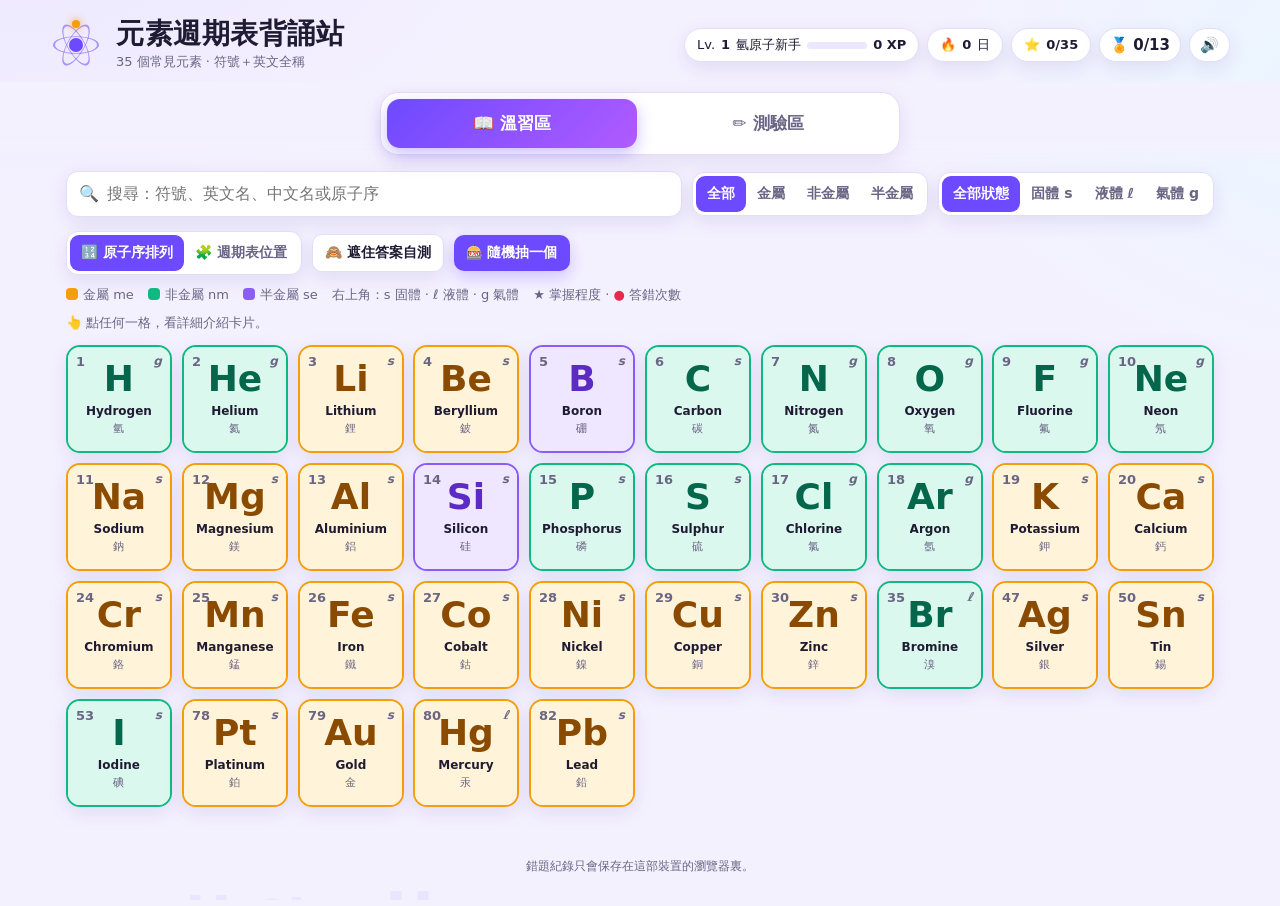
<file: docs/index.html>
<!doctype html>
<html lang="zh-Hant-HK">
<head>
<meta charset="utf-8">
<meta name="viewport" content="width=device-width, initial-scale=1, viewport-fit=cover">
<meta name="description" content="背誦 35 個常見元素的符號和英文全稱：溫習卡片＋順序默寫＋隨機抽考。">
<meta name="theme-color" content="#6d4aff">
<title>元素週期表背誦站</title>
<link rel="icon" href="data:image/svg+xml,%3Csvg xmlns='http://www.w3.org/2000/svg' viewBox='0 0 64 64'%3E%3Crect width='64' height='64' rx='14' fill='%236d4aff'/%3E%3Ctext x='32' y='44' font-size='32' font-family='Arial' font-weight='700' fill='white' text-anchor='middle'%3ENa%3C/text%3E%3C/svg%3E">
<style>
:root{
  --bg:#f4f1ff; --bg2:#e9f7ff; --surface:#ffffff; --surface2:#f7f5ff; --ink:#1e1b33; --muted:#6a6585; --line:#e3ddf5;
  --accent:#6d4aff; --accent-ink:#ffffff; --accent-soft:#ece7ff;
  --good:#12a150; --good-soft:#dcf7e6; --bad:#e5294f; --bad-soft:#ffe1e7; --warn:#d97706; --warn-soft:#fff1d6;
  --me:#f59e0b; --me-bg:#fff3d9; --me-ink:#8a4b00;
  --nm:#10b981; --nm-bg:#dbf8ee; --nm-ink:#04664a;
  --se:#8b5cf6; --se-bg:#efe6ff; --se-ink:#5b2bc4;
  --shadow:0 6px 20px rgba(60,40,140,.10); --shadow-lg:0 18px 50px rgba(40,20,110,.22);
  --r:16px; --font:-apple-system,BlinkMacSystemFont,"PingFang TC","Noto Sans TC","Microsoft JhengHei","Heiti TC",system-ui,sans-serif;
  --round:ui-rounded,"SF Pro Rounded","Arial Rounded MT Bold","Nunito","Varela Round",var(--font);
  color-scheme:light;
}
@media (prefers-color-scheme:dark){ :root:not([data-theme="light"]){
  --bg:#13111f; --bg2:#0f1a26; --surface:#1d1a2e; --surface2:#24203a; --ink:#f2effc; --muted:#a9a3c6; --line:#332e4d;
  --accent:#8f74ff; --accent-ink:#ffffff; --accent-soft:#2c2550;
  --good:#3ddc84; --good-soft:#123a26; --bad:#ff5c7c; --bad-soft:#47182a; --warn:#fbbf24; --warn-soft:#3b2c0b;
  --me:#fbbf24; --me-bg:#3a2a0c; --me-ink:#ffd27a;
  --nm:#34d399; --nm-bg:#0d3527; --nm-ink:#8af0c7;
  --se:#a78bfa; --se-bg:#2c2152; --se-ink:#cdbcff;
  --shadow:0 6px 20px rgba(0,0,0,.35); --shadow-lg:0 18px 50px rgba(0,0,0,.55);
  color-scheme:dark;
}}
:root[data-theme="dark"]{
  --bg:#13111f; --bg2:#0f1a26; --surface:#1d1a2e; --surface2:#24203a; --ink:#f2effc; --muted:#a9a3c6; --line:#332e4d;
  --accent:#8f74ff; --accent-ink:#ffffff; --accent-soft:#2c2550;
  --good:#3ddc84; --good-soft:#123a26; --bad:#ff5c7c; --bad-soft:#47182a; --warn:#fbbf24; --warn-soft:#3b2c0b;
  --me:#fbbf24; --me-bg:#3a2a0c; --me-ink:#ffd27a;
  --nm:#34d399; --nm-bg:#0d3527; --nm-ink:#8af0c7;
  --se:#a78bfa; --se-bg:#2c2152; --se-ink:#cdbcff;
  --shadow:0 6px 20px rgba(0,0,0,.35); --shadow-lg:0 18px 50px rgba(0,0,0,.55);
  color-scheme:dark;
}
*{box-sizing:border-box}
html{-webkit-text-size-adjust:100%}
body{margin:0;font-family:var(--font);color:var(--ink);background:var(--bg);
  background-image:radial-gradient(900px 500px at 0% -10%,var(--accent-soft),transparent 60%),radial-gradient(800px 500px at 110% 10%,var(--bg2),transparent 60%);
  background-attachment:fixed;min-height:100vh;line-height:1.55;overflow-x:hidden}
button,input{font:inherit;color:inherit}
button{cursor:pointer;-webkit-tap-highlight-color:transparent}
.wrap{max-width:1180px;margin:0 auto;padding:0 16px}
.sr{position:absolute;width:1px;height:1px;overflow:hidden;clip:rect(0 0 0 0)}
.hidden{display:none!important}

/* ---------- 背景漂浮原子 ---------- */
.bg-atoms{position:fixed;inset:0;pointer-events:none;z-index:0;overflow:hidden}
.bg-atoms span{position:absolute;bottom:-60px;font-family:var(--round);font-weight:800;color:var(--accent);opacity:.07;animation:floatUp linear infinite}
@keyframes floatUp{to{transform:translateY(-115vh) rotate(40deg)}}
main,header,nav{position:relative;z-index:1}

/* ---------- 頂部 ---------- */
.top{display:flex;align-items:center;gap:14px;padding:18px 0 10px;flex-wrap:wrap}
.logo{width:52px;height:52px;flex:none;position:relative}
.logo .nuc{position:absolute;inset:19px;border-radius:50%;background:var(--accent);box-shadow:0 0 0 4px var(--accent-soft)}
.logo .orb{position:absolute;inset:3px;border:2px solid var(--accent);border-radius:50%;opacity:.55}
.logo .orb:nth-child(2){transform:rotate(60deg) scaleY(.38)}
.logo .orb:nth-child(3){transform:rotate(-60deg) scaleY(.38)}
.logo .orb:nth-child(4){transform:scaleY(.38)}
.logo .e{position:absolute;inset:0;animation:spin 2.4s linear infinite}
.logo .e::after{content:"";position:absolute;left:50%;top:1px;width:8px;height:8px;margin-left:-4px;border-radius:50%;background:var(--me);box-shadow:0 0 8px var(--me)}
@keyframes spin{to{transform:rotate(360deg)}}
.brand h1{margin:0;font-size:clamp(20px,4.6vw,28px);line-height:1.15;letter-spacing:.5px}
.brand p{margin:2px 0 0;color:var(--muted);font-size:13px}
.stats{margin-left:auto;display:flex;gap:8px;flex-wrap:wrap;align-items:center}
.chip{display:inline-flex;align-items:center;gap:6px;background:var(--surface);border:1px solid var(--line);border-radius:999px;padding:6px 12px;font-size:13px;box-shadow:var(--shadow);white-space:nowrap}
.chip b{font-family:var(--round)}
.lvl{min-width:170px}
.lvl .bar{flex:1;height:7px;border-radius:9px;background:var(--accent-soft);overflow:hidden;min-width:60px}
.lvl .bar i{display:block;height:100%;width:0;background:linear-gradient(90deg,var(--accent),var(--me));border-radius:9px;transition:width .6s cubic-bezier(.2,.8,.2,1)}
.iconbtn{border:1px solid var(--line);background:var(--surface);border-radius:999px;height:34px;min-width:34px;padding:0 10px;box-shadow:var(--shadow);font-size:15px;display:inline-flex;align-items:center;gap:4px;transition:transform .15s}
.iconbtn:hover{transform:translateY(-1px)}
.iconbtn:active{transform:scale(.95)}

/* ---------- 分頁 ---------- */
.tabs{position:sticky;top:0;z-index:20;padding:10px 0;background:linear-gradient(var(--bg) 70%,transparent)}
.tabbar{display:flex;gap:6px;background:var(--surface);border:1px solid var(--line);padding:6px;border-radius:18px;box-shadow:var(--shadow);max-width:520px;margin:0 auto;position:relative}
.tabbar button{flex:1;border:0;background:transparent;padding:11px 8px;border-radius:13px;font-size:17px;font-weight:700;position:relative;z-index:1;color:var(--muted);transition:color .25s}
.tabbar button.on{color:var(--accent-ink)}
.tabbar .slider{position:absolute;top:6px;bottom:6px;left:6px;width:calc(50% - 9px);border-radius:13px;background:linear-gradient(135deg,var(--accent),#b05bff);transition:transform .35s cubic-bezier(.3,1.3,.5,1);box-shadow:0 6px 16px rgba(109,74,255,.35)}
.tabbar.q .slider{transform:translateX(calc(100% + 6px))}
.panel{animation:fadeIn .35s ease}
@keyframes fadeIn{from{opacity:0;transform:translateY(8px)}to{opacity:1;transform:none}}

/* ---------- 溫習區工具列 ---------- */
.toolbar{display:flex;flex-wrap:wrap;gap:8px 10px;align-items:center;margin:6px 0 14px}
.search{flex:1 1 220px;display:flex;align-items:center;gap:8px;background:var(--surface);border:1px solid var(--line);border-radius:12px;padding:0 12px;box-shadow:var(--shadow)}
.search input{border:0;outline:0;background:transparent;padding:10px 0;width:100%;font-size:16px}
.seg{display:inline-flex;background:var(--surface);border:1px solid var(--line);border-radius:12px;padding:3px;box-shadow:var(--shadow);flex-wrap:wrap}
.seg button{border:0;background:transparent;padding:7px 11px;border-radius:9px;font-size:14px;color:var(--muted);font-weight:600}
.seg button.on{background:var(--accent);color:var(--accent-ink)}
.seg button[data-c="me"].on{background:var(--me);color:#3a2000}
.seg button[data-c="nm"].on{background:var(--nm);color:#022a1e}
.seg button[data-c="se"].on{background:var(--se);color:#fff}
.btn{border:0;border-radius:12px;padding:10px 16px;font-weight:700;font-size:15px;background:var(--accent);color:var(--accent-ink);box-shadow:0 6px 16px rgba(109,74,255,.28);transition:transform .15s,filter .15s;display:inline-flex;align-items:center;justify-content:center;gap:6px}
.btn:hover{filter:brightness(1.07);transform:translateY(-1px)}
.btn:active{transform:scale(.97)}
.btn.ghost{background:var(--surface);color:var(--ink);border:1px solid var(--line);box-shadow:var(--shadow)}
.btn.danger{background:var(--bad);color:#fff;box-shadow:0 6px 16px rgba(229,41,79,.25)}
.btn.sm{padding:7px 12px;font-size:14px;border-radius:10px}
.btn:disabled{opacity:.45;pointer-events:none}
.legend{display:flex;gap:14px;flex-wrap:wrap;font-size:13px;color:var(--muted);margin:-4px 0 12px}
.legend i{display:inline-block;width:12px;height:12px;border-radius:4px;margin-right:5px;vertical-align:-1px}
.hint{font-size:13px;color:var(--muted)}

/* ---------- 元素格子 ---------- */
.grid{display:grid;grid-template-columns:repeat(auto-fill,minmax(104px,1fr));gap:10px;padding-bottom:40px}
.tile{position:relative;aspect-ratio:1/1.02;border-radius:14px;border:2px solid transparent;background:var(--surface);box-shadow:var(--shadow);padding:0;text-align:center;perspective:700px;transition:transform .18s cubic-bezier(.3,1.4,.6,1),box-shadow .18s;animation:pop .45s cubic-bezier(.3,1.5,.6,1) both}
@keyframes pop{from{opacity:0;transform:scale(.6)}}
.tile:hover{transform:translateY(-4px) scale(1.04);box-shadow:var(--shadow-lg);z-index:2}
.tile:active{transform:scale(.96)}
.tile:focus-visible{outline:3px solid var(--accent);outline-offset:2px}
.tile .in{position:absolute;inset:0;transform-style:preserve-3d;transition:transform .5s cubic-bezier(.3,1.3,.5,1)}
.tile .f,.tile .b{position:absolute;inset:0;border-radius:12px;backface-visibility:hidden;-webkit-backface-visibility:hidden;display:flex;flex-direction:column;align-items:center;justify-content:center;padding:6px 4px}
.tile .b{transform:rotateY(180deg)}
.tile.c-me .f,.tile.c-me .b{background:var(--me-bg)} .tile.c-me{border-color:var(--me)}
.tile.c-nm .f,.tile.c-nm .b{background:var(--nm-bg)} .tile.c-nm{border-color:var(--nm)}
.tile.c-se .f,.tile.c-se .b{background:var(--se-bg)} .tile.c-se{border-color:var(--se)}
.tile .num{position:absolute;top:5px;left:8px;font-size:13px;font-weight:700;color:var(--muted);font-family:var(--round)}
.tile .stt{position:absolute;top:5px;right:8px;font-size:12px;font-weight:700;color:var(--muted);font-style:italic}
.tile .sym{font-family:var(--round);font-weight:800;font-size:clamp(26px,4.2vw,36px);line-height:1}
.tile.c-me .sym{color:var(--me-ink)} .tile.c-nm .sym{color:var(--nm-ink)} .tile.c-se .sym{color:var(--se-ink)}
.tile .nm{font-size:12px;margin-top:5px;font-weight:600;max-width:100%;overflow:hidden;text-overflow:ellipsis;white-space:nowrap}
.tile .zh{font-size:11px;color:var(--muted)}
.tile .stars{position:absolute;bottom:3px;left:0;right:0;font-size:10px;letter-spacing:1px;color:var(--me);line-height:1}
.tile .wrong{position:absolute;bottom:-7px;right:-7px;background:var(--bad);color:#fff;font-size:11px;font-weight:800;border-radius:999px;min-width:21px;height:21px;padding:0 5px;display:flex;align-items:center;justify-content:center;box-shadow:0 2px 8px rgba(229,41,79,.4);z-index:3}
.tile .q{font-family:var(--round);font-size:32px;font-weight:800;color:var(--muted);opacity:.6}
.grid.cover .tile .in{transform:rotateY(180deg)}
.grid.cover .tile.open .in{transform:rotateY(0)}
.tile.spot{animation:none;transform:scale(1.12);box-shadow:0 0 0 4px var(--accent),var(--shadow-lg);z-index:3}
/* 週期表排列 */
.ptwrap{overflow-x:auto;-webkit-overflow-scrolling:touch;padding:8px 2px 12px;margin:0 -2px}
.grid.pt{grid-template-columns:repeat(18,minmax(56px,1fr));gap:5px;min-width:1080px;padding-bottom:10px}
.grid.pt .tile{aspect-ratio:1/1.12;border-radius:10px;border-width:2px}
.grid.pt .tile .sym{font-size:22px}
.grid.pt .tile .nm{font-size:9.5px;margin-top:3px}
.grid.pt .tile .num{font-size:10px;top:3px;left:5px}
.grid.pt .tile .stt{font-size:9.5px;top:3px;right:5px}
.grid.pt .tile .wrong{min-width:17px;height:17px;font-size:10px;bottom:-5px;right:-5px}
.vac{border-radius:10px;background:var(--line);opacity:.35;aspect-ratio:1/1.12}
.gnum{font-size:11px;color:var(--muted);text-align:center;align-self:end;font-weight:700}
.pnum{font-size:11px;color:var(--muted);display:flex;align-items:center;justify-content:center;font-weight:700}
.empty{grid-column:1/-1;text-align:center;color:var(--muted);padding:40px 0}

/* ---------- 彈出卡片 ---------- */
.modal{position:fixed;inset:0;z-index:50;display:flex;align-items:center;justify-content:center;padding:16px;background:rgba(20,12,50,.45);backdrop-filter:blur(6px);-webkit-backdrop-filter:blur(6px);animation:fade .2s ease}
@keyframes fade{from{opacity:0}}
.card{position:relative;width:min(640px,100%);max-height:calc(100vh - 32px);max-height:calc(100dvh - 32px);overflow:auto;background:var(--surface);border-radius:22px;box-shadow:var(--shadow-lg);animation:cardIn .38s cubic-bezier(.25,1.35,.5,1)}
@keyframes cardIn{from{opacity:0;transform:translateY(30px) scale(.92)}}
.card.slide-l{animation:slideL .3s ease}
.card.slide-r{animation:slideR .3s ease}
@keyframes slideL{from{opacity:0;transform:translateX(-40px)}}
@keyframes slideR{from{opacity:0;transform:translateX(40px)}}
.chead{position:relative;padding:22px 22px 18px;display:flex;gap:18px;align-items:center;border-radius:22px 22px 0 0}
.chead.c-me{background:linear-gradient(135deg,var(--me-bg),var(--surface))}
.chead.c-nm{background:linear-gradient(135deg,var(--nm-bg),var(--surface))}
.chead.c-se{background:linear-gradient(135deg,var(--se-bg),var(--surface))}
.bigtile{flex:none;width:112px;height:120px;border-radius:18px;border:3px solid;background:var(--surface);position:relative;display:flex;flex-direction:column;align-items:center;justify-content:center;box-shadow:var(--shadow)}
.bigtile .n{position:absolute;top:6px;left:10px;font-weight:800;font-family:var(--round);color:var(--muted)}
.bigtile .s{font-family:var(--round);font-size:50px;font-weight:800;line-height:1}
.bigtile .emo{position:absolute;bottom:-12px;right:-12px;font-size:30px;filter:drop-shadow(0 3px 4px rgba(0,0,0,.2));animation:bob 2.4s ease-in-out infinite}
@keyframes bob{50%{transform:translateY(-5px) rotate(-6deg)}}
.c-me .bigtile{border-color:var(--me)} .c-me .bigtile .s{color:var(--me-ink)}
.c-nm .bigtile{border-color:var(--nm)} .c-nm .bigtile .s{color:var(--nm-ink)}
.c-se .bigtile{border-color:var(--se)} .c-se .bigtile .s{color:var(--se-ink)}
.ctitle h2{margin:0;font-size:28px;line-height:1.15;font-family:var(--round)}
.ctitle .zhn{font-size:20px;font-weight:700;margin-top:2px}
.tags{display:flex;gap:6px;flex-wrap:wrap;margin-top:8px}
.tag{font-size:12.5px;font-weight:700;padding:3px 9px;border-radius:999px;background:var(--surface2);border:1px solid var(--line)}
.tag.me{background:var(--me-bg);color:var(--me-ink);border-color:var(--me)}
.tag.nm{background:var(--nm-bg);color:var(--nm-ink);border-color:var(--nm)}
.tag.se{background:var(--se-bg);color:var(--se-ink);border-color:var(--se)}
.x{position:absolute;top:12px;right:12px;width:38px;height:38px;border-radius:50%;border:1px solid var(--line);background:var(--surface);font-size:18px;display:flex;align-items:center;justify-content:center;z-index:2}
.x:hover{background:var(--bad-soft);color:var(--bad)}
.cbody{padding:6px 22px 18px}
.say{display:flex;gap:8px;flex-wrap:wrap;margin:6px 0 12px}
.sec{margin:12px 0;padding:13px 15px;border-radius:14px;background:var(--surface2);border:1px solid var(--line)}
.sec h3{margin:0 0 6px;font-size:14px;color:var(--muted);letter-spacing:.5px}
.sec p{margin:0;font-size:15.5px}
.sec.en p{font-size:15px}
.sec.lat{background:var(--warn-soft);border-color:var(--warn)}
.sec.lat h3{color:var(--warn)}
.sec.lat .w{font-family:var(--round);font-size:20px;font-weight:800;letter-spacing:1px}
.sec.lat .w u{text-decoration:none;color:var(--bad);border-bottom:3px solid var(--bad)}
.sec.spell{background:var(--bad-soft);border-color:var(--bad)}
.sec.spell h3{color:var(--bad)}
.spellword{font-family:var(--round);font-size:26px;font-weight:800;letter-spacing:2px;margin:2px 0 4px}
.spellword mark{background:none;color:var(--bad);border-bottom:3px solid var(--bad);padding:0 1px}
.sec.mix{background:var(--accent-soft);border-color:var(--accent)}
.sec.mix h3{color:var(--accent)}
.try{display:flex;gap:8px;align-items:center;flex-wrap:wrap}
.try input{flex:1 1 180px;min-width:0;padding:10px 12px;border-radius:10px;border:2px solid var(--line);background:var(--surface);font-size:17px;font-family:var(--round);letter-spacing:1px;outline:0}
.try input:focus{border-color:var(--accent)}
.live{font-family:var(--round);font-size:20px;letter-spacing:2px;min-height:28px;margin-top:6px;font-weight:800}
.live .ok{color:var(--good)} .live .no{color:var(--bad);text-decoration:underline wavy} .live .rest{color:var(--muted);opacity:.45}
.card.hidename .hn{filter:blur(9px);user-select:none;-webkit-user-select:none;pointer-events:none}
.myrec{font-size:13px;color:var(--muted);text-align:center;margin-top:6px}
.cnav{display:flex;align-items:center;justify-content:space-between;gap:10px;padding:12px 22px 20px;border-top:1px solid var(--line)}
.cnav .pos{font-size:13px;color:var(--muted)}
.arrow{position:fixed;top:50%;z-index:51;width:52px;height:52px;margin-top:-26px;border-radius:50%;border:0;background:var(--surface);box-shadow:var(--shadow-lg);font-size:22px;display:flex;align-items:center;justify-content:center;transition:transform .15s}
.arrow:hover{transform:scale(1.1)}
.arrow.l{left:max(10px,calc(50% - 400px))} .arrow.r{right:max(10px,calc(50% - 400px))}

/* ---------- 測驗區 ---------- */
.qhome{display:grid;grid-template-columns:repeat(auto-fit,minmax(280px,1fr));gap:16px;margin:6px 0 18px}
.mode{position:relative;overflow:hidden;background:var(--surface);border:1px solid var(--line);border-radius:20px;padding:20px;box-shadow:var(--shadow)}
.mode .big{font-size:42px;line-height:1}
.mode h3{margin:8px 0 4px;font-size:21px}
.mode p{margin:0 0 12px;color:var(--muted);font-size:14.5px}
.mode .rec{font-size:13px;color:var(--muted);margin-top:10px}
.mode::after{content:"";position:absolute;right:-40px;top:-40px;width:140px;height:140px;border-radius:50%;background:var(--accent-soft);z-index:0}
.mode>*{position:relative;z-index:1}
.opts{display:flex;flex-direction:column;gap:8px;margin-bottom:14px}
.opts .lab{font-size:13px;font-weight:700;color:var(--muted)}
.box{background:var(--surface);border:1px solid var(--line);border-radius:20px;padding:18px 20px;box-shadow:var(--shadow);margin-bottom:16px}
.box h3{margin:0 0 10px;font-size:18px;display:flex;align-items:center;gap:8px;flex-wrap:wrap}
.box h3 .sp{flex:1}
.wchips{display:flex;flex-wrap:wrap;gap:8px}
.wchip{border:1px solid var(--line);background:var(--surface2);border-radius:12px;padding:6px 10px;font-size:14px;display:inline-flex;align-items:center;gap:6px}
.wchip b{font-family:var(--round);font-size:16px}
.wchip .c{background:var(--bad);color:#fff;border-radius:999px;padding:0 7px;font-size:12px;font-weight:800}
.badges{display:grid;grid-template-columns:repeat(auto-fill,minmax(150px,1fr));gap:10px}
.badge{border:1px solid var(--line);border-radius:14px;padding:10px;text-align:center;background:var(--surface2)}
.badge .i{font-size:30px}
.badge .t{font-weight:800;font-size:14px}
.badge .d{font-size:12px;color:var(--muted)}
.badge.lock{opacity:.45;filter:grayscale(1)}

/* 作答畫面 */
.qtop{display:flex;align-items:center;gap:10px;flex-wrap:wrap;margin-bottom:12px}
.qtop .sp{flex:1}
.pill{background:var(--surface);border:1px solid var(--line);border-radius:999px;padding:6px 12px;font-weight:700;font-size:14px;box-shadow:var(--shadow);font-family:var(--round)}
.track{display:flex;gap:4px;margin:0 0 14px}
.track i{flex:1;height:9px;border-radius:9px;background:var(--line);transition:background .3s}
.track i.ok{background:var(--good)} .track i.no{background:var(--bad)} .track i.half{background:var(--warn)} .track i.cur{background:var(--accent);animation:pulse 1s ease-in-out infinite}
@keyframes pulse{50%{opacity:.4}}
.qcard{background:var(--surface);border:1px solid var(--line);border-radius:24px;padding:22px;box-shadow:var(--shadow);max-width:620px;margin:0 auto;position:relative}
.qcard.shake{animation:shake .45s}
@keyframes shake{20%{transform:translateX(-10px)}40%{transform:translateX(9px)}60%{transform:translateX(-6px)}80%{transform:translateX(4px)}}
.mystery{display:flex;align-items:center;gap:16px;justify-content:center;margin-bottom:16px}
.mtile{width:104px;height:110px;border-radius:18px;border:3px dashed var(--accent);display:flex;flex-direction:column;align-items:center;justify-content:center;background:var(--accent-soft);position:relative;animation:wiggle 3s ease-in-out infinite}
@keyframes wiggle{0%,100%{transform:rotate(-2deg)}50%{transform:rotate(2deg)}}
.mtile .n{font-family:var(--round);font-size:44px;font-weight:800;color:var(--accent);line-height:1}
.mtile .l{font-size:12px;color:var(--muted);font-weight:700}
.mtile .face{position:absolute;top:-14px;right:-14px;font-size:30px;transition:transform .3s}
.mtile.new{animation:popIn .45s cubic-bezier(.3,1.6,.5,1)}
@keyframes popIn{from{transform:scale(.4) rotate(-20deg);opacity:0}}
.qprompt{font-size:15px;color:var(--muted)}
.qprompt b{color:var(--ink);font-size:20px}
.zhhint{font-size:15px;color:var(--accent);font-weight:700;min-height:22px}
.fields{display:grid;grid-template-columns:minmax(0,130px) minmax(0,1fr);gap:10px}
.field label{display:block;font-size:13px;font-weight:700;color:var(--muted);margin:0 0 4px 2px}
.field input{width:100%;padding:13px 14px;border-radius:14px;border:2px solid var(--line);background:var(--surface2);font-size:21px;font-family:var(--round);font-weight:700;outline:0;transition:border-color .2s,box-shadow .2s}
.field input:focus{border-color:var(--accent);box-shadow:0 0 0 4px var(--accent-soft)}
.field input.ok{border-color:var(--good);background:var(--good-soft)}
.field input.no{border-color:var(--bad);background:var(--bad-soft)}
.qact{display:flex;gap:8px;margin-top:14px;flex-wrap:wrap;align-items:center}
.qact .sp{flex:1}
.kbd{font-size:12px;color:var(--muted)}
.kbd kbd{border:1px solid var(--line);border-bottom-width:3px;border-radius:6px;padding:0 6px;font-family:inherit;background:var(--surface2)}
.fb{margin-top:16px;border-radius:16px;padding:14px 16px;background:var(--bad-soft);border:2px solid var(--bad);animation:fadeIn .25s}
.fb h4{margin:0 0 8px;color:var(--bad);font-size:17px}
.fb .row{display:grid;grid-template-columns:52px 1fr;gap:4px 10px;align-items:baseline;margin:6px 0}
.fb .k{font-size:13px;color:var(--muted);font-weight:700}
.ans{font-family:var(--round);font-size:22px;font-weight:800;letter-spacing:1.5px;overflow-wrap:anywhere}
.ans.right{display:inline-block;white-space:nowrap}
.ans .w{color:var(--bad);background:rgba(229,41,79,.14);border-radius:4px;padding:0 1px;text-decoration:underline wavy var(--bad)}
.ans .xt{color:var(--bad);text-decoration:line-through;opacity:.8}
.ans .m{color:var(--bad);opacity:.9}
.ans.right{color:var(--good)}
.ans.right .h{text-decoration:underline;text-decoration-thickness:3px;text-underline-offset:4px}
.ans .empty-ans{font-size:15px;color:var(--muted);font-weight:600;letter-spacing:0}
.okmark{color:var(--good);font-weight:800;font-size:15px}
.tip{margin-top:8px;font-size:14px;padding:8px 10px;border-radius:10px;background:var(--surface);border:1px dashed var(--line)}
.tip b{color:var(--bad)}
.combo{position:absolute;top:-16px;left:50%;transform:translateX(-50%);background:linear-gradient(135deg,#ff7a18,#ff2d6f);color:#fff;font-weight:800;border-radius:999px;padding:4px 14px;font-size:15px;box-shadow:0 6px 18px rgba(255,60,90,.4);white-space:nowrap}
.combo.bump{animation:bump .4s cubic-bezier(.3,1.8,.5,1)}
@keyframes bump{from{transform:translateX(-50%) scale(1.5)}}

/* 結果 */
.result{max-width:720px;margin:0 auto;text-align:center}
.result .medal{font-size:72px;line-height:1;animation:popIn .6s cubic-bezier(.3,1.6,.5,1)}
.result h2{margin:8px 0 2px;font-size:26px}
.score{font-family:var(--round);font-size:64px;font-weight:800;line-height:1.1;background:linear-gradient(135deg,var(--accent),#ff5ca8);-webkit-background-clip:text;background-clip:text;color:transparent}
.rstats{display:flex;justify-content:center;gap:10px;flex-wrap:wrap;margin:12px 0}
.newrec{display:inline-block;background:linear-gradient(135deg,#ffcf3d,#ff8a00);color:#3a2000;font-weight:800;border-radius:999px;padding:4px 14px;animation:bump .5s,pulse 1.6s 0.5s ease-in-out 3}
.wlist{text-align:left;margin:16px 0}
.witem{display:grid;grid-template-columns:auto 1fr;gap:12px;align-items:center;background:var(--surface);border:1px solid var(--line);border-radius:14px;padding:10px 14px;margin-bottom:8px;cursor:pointer;transition:transform .15s}
.witem:hover{transform:translateX(4px)}
.witem .el{font-family:var(--round);font-weight:800;font-size:22px;width:62px;text-align:center;border-radius:10px;padding:4px 0;background:var(--surface2)}
.witem .el small{display:block;font-size:11px;color:var(--muted);font-weight:700}
.witem .ans{font-size:17px}
.witem .lines{display:flex;flex-direction:column;gap:2px}
.witem .ln{display:flex;gap:8px;align-items:baseline;flex-wrap:wrap}
.witem .ln .k{font-size:12px;color:var(--muted);font-weight:700;width:34px;flex:none}
.racts{display:flex;gap:10px;justify-content:center;flex-wrap:wrap;margin:16px 0 40px}

/* ---------- 小元件 ---------- */
.toast{position:fixed;left:50%;top:18px;transform:translateX(-50%);z-index:80;background:var(--surface);border:2px solid var(--me);border-radius:16px;padding:10px 16px;box-shadow:var(--shadow-lg);display:flex;gap:10px;align-items:center;animation:toastIn .5s cubic-bezier(.3,1.5,.5,1);max-width:calc(100% - 32px)}
.toast .i{font-size:30px}
.toast b{display:block}
.toast small{color:var(--muted)}
@keyframes toastIn{from{transform:translate(-50%,-80px)}}
.floaty{position:fixed;z-index:70;pointer-events:none;font-weight:800;font-family:var(--round);font-size:22px;color:var(--good);text-shadow:0 2px 8px rgba(0,0,0,.15);animation:floaty 1.1s ease-out forwards;white-space:nowrap}
@keyframes floaty{0%{opacity:0;transform:translate(-50%,10px) scale(.7)}20%{opacity:1;transform:translate(-50%,0) scale(1.1)}100%{opacity:0;transform:translate(-50%,-70px) scale(1)}}
#fx{position:fixed;inset:0;pointer-events:none;z-index:90}
.confirm .card{width:min(420px,100%);padding:24px;text-align:center}
.confirm .card h3{margin:0 0 8px}
.confirm .card p{color:var(--muted);margin:0 0 18px}
.confirm .row{display:flex;gap:10px;justify-content:center}
footer{text-align:center;color:var(--muted);font-size:12px;padding:10px 0 30px;position:relative;z-index:1}

@media (max-width:640px){
  .top{gap:10px;padding-top:14px}
  .logo{width:44px;height:44px}.logo .nuc{inset:16px}
  .stats{margin-left:0;width:100%}
  .lvl{flex:1 1 100%}
  .grid{grid-template-columns:repeat(auto-fill,minmax(78px,1fr));gap:8px}
  .tile .nm{font-size:10.5px}
  .tile .num{font-size:11px;top:3px;left:6px}.tile .stt{font-size:10.5px;top:3px;right:6px}
  .tile .zh{display:none}
  .toolbar{gap:7px;margin:4px 0 10px}
  .kbd{display:none}
  .seg button{padding:6px 9px;font-size:13.5px}
  .legend{gap:4px 12px;font-size:12px}
  .chip{padding:5px 10px}
  .chead{padding:18px 16px 14px;gap:14px}
  .bigtile{width:88px;height:96px}.bigtile .s{font-size:40px}
  .ctitle h2{font-size:23px}
  .cbody{padding:4px 16px 14px}
  .cnav{padding:12px 16px 16px}
  .arrow{display:none}
  .fields{grid-template-columns:1fr}
  .qcard{padding:18px 16px}
  .score{font-size:52px}
  .modal{padding:10px}
  .card{max-height:calc(100dvh - 20px)}
}
@media (pointer:coarse){.kbd{display:none}}
@media (prefers-reduced-motion:reduce){*{animation-duration:.01ms!important;transition-duration:.01ms!important}}
</style>
</head>
<body>
<div class="bg-atoms" id="bgAtoms" aria-hidden="true"></div>

<header class="wrap top">
  <div class="logo" aria-hidden="true"><div class="nuc"></div><div class="orb"></div><div class="orb"></div><div class="orb"></div><div class="e"></div></div>
  <div class="brand">
    <h1>元素週期表背誦站</h1>
    <p>35 個常見元素 · 符號＋英文全稱</p>
  </div>
  <div class="stats">
    <span class="chip lvl" title="答對題目可以賺取經驗值（XP）升級">Lv.<b id="lvNum">1</b> <span id="lvName">氫原子新手</span><span class="bar"><i id="xpBar"></i></span><b id="xpTxt">0</b></span>
    <span class="chip" title="連續多少日有做測驗">🔥 <b id="dayStreak">0</b> 日</span>
    <span class="chip" title="連續答對 3 次 = 掌握">⭐ <b><span id="masterTxt">0</span>/35</b></span>
    <button class="iconbtn" id="achBtn" title="成就">🏅 <b id="achTxt">0</b></button>
    <button class="iconbtn" id="sndBtn" title="開／關音效">🔊</button>
  </div>
</header>

<nav class="tabs">
  <div class="wrap">
    <div class="tabbar" id="tabbar" role="tablist">
      <span class="slider" aria-hidden="true"></span>
      <button role="tab" id="tabR" class="on" aria-selected="true" aria-controls="review">📖 溫習區</button>
      <button role="tab" id="tabQ" aria-selected="false" aria-controls="quiz">✏️ 測驗區</button>
    </div>
  </div>
</nav>

<main class="wrap">
  <section id="review" class="panel" role="tabpanel" aria-labelledby="tabR">
    <div class="toolbar">
      <label class="search"><span aria-hidden="true">🔍</span><input id="q" type="search" placeholder="搜尋：符號、英文名、中文名或原子序" autocomplete="off" autocapitalize="off" spellcheck="false"></label>
      <div class="seg" id="fCls" aria-label="分類">
        <button class="on" data-c="all">全部</button><button data-c="me">金屬</button><button data-c="nm">非金屬</button><button data-c="se">半金屬</button>
      </div>
      <div class="seg" id="fSt" aria-label="狀態">
        <button class="on" data-s="all">全部狀態</button><button data-s="s">固體 s</button><button data-s="l">液體 ℓ</button><button data-s="g">氣體 g</button>
      </div>
    </div>
    <div class="toolbar">
      <div class="seg" id="layout" aria-label="排列方式">
        <button class="on" data-l="grid">🔢 原子序排列</button><button data-l="pt">🧩 週期表位置</button>
      </div>
      <button class="btn ghost sm" id="coverBtn">🙈 遮住答案自測</button>
      <button class="btn sm" id="spinBtn">🎰 隨機抽一個</button>
    </div>
    <div class="legend">
      <span><i style="background:var(--me)"></i>金屬 me</span>
      <span><i style="background:var(--nm)"></i>非金屬 nm</span>
      <span><i style="background:var(--se)"></i>半金屬 se</span>
      <span>右上角：s 固體 · ℓ 液體 · g 氣體</span>
      <span>★ 掌握程度 · <b style="color:var(--bad)">●</b> 答錯次數</span>
    </div>
    <p class="hint" id="rvHint" style="margin:-4px 0 12px">👆 點任何一格，看詳細介紹卡片。</p>
    <div id="gridHost"></div>
  </section>

  <section id="quiz" class="panel hidden" role="tabpanel" aria-labelledby="tabQ"></section>
</main>

<footer>錯題紀錄只會保存在這部裝置的瀏覽器裏。</footer>

<div id="modalHost"></div>
<canvas id="fx" aria-hidden="true"></canvas>
<script>
/* ===== 元素資料（只包括講義上的 35 個元素） =====
   c: me 金屬 / nm 非金屬 / se 半金屬   st: s 固 / l 液 / g 氣
   p, g: 週期表位置（週期、族）   alt: 也算對的拼法
   lat: 符號來自拉丁文等（符號和英文名對不上）
   sp: 易拼錯提示，hl 用 {} 標出易錯字母   mx: 易混淆提示 */
const ELEMENTS = [
{n:1,s:"H",en:"Hydrogen",zh:"氫",c:"nm",st:"g",p:1,g:1,e:"🚀",
 zi:"氫是宇宙中最輕、數量也最多的元素，太陽主要就是由氫組成。在常溫下，氫是無色、無味的氣體。氫和氧結合會生成水，所以每一滴水裏都有氫。氫燃燒後只會產生水，因此被用作火箭燃料，也用來推動氫燃料電池車。",
 ei:"Hydrogen is the lightest and most abundant element in the universe — the Sun is made mostly of hydrogen. At room temperature, it is a colourless, odourless gas. Hydrogen combines with oxygen to form water, so every drop of water contains hydrogen. Burning hydrogen produces only water, so it is used as rocket fuel and to power hydrogen fuel-cell cars.",
 sp:{hl:"H{y}drogen",zh:"第二個字母是 y，不是 i（不要寫成 Hidrogen）。"},
 mx:"H 是氫，He 是氦，Hg 是汞，三個都以 H 開頭。"},
{n:2,s:"He",en:"Helium",zh:"氦",c:"nm",st:"g",p:1,g:18,e:"🎈",
 zi:"氦是一種貴氣體，幾乎不會和其他物質發生反應。在常溫下，它是無色、無味的氣體，而且比空氣輕得多。生日派對上會飄起來的氣球，裏面充的就是氦氣。醫院的磁力共振（MRI）掃描器，也要用液態氦來冷卻裏面的磁鐵。",
 ei:"Helium is a noble gas, so it hardly reacts with anything. At room temperature, it is a colourless, odourless gas that is much lighter than air. The balloons that float at birthday parties are filled with helium. Liquid helium is also used to cool the magnets inside MRI scanners in hospitals."},
{n:3,s:"Li",en:"Lithium",zh:"鋰",c:"me",st:"s",p:2,g:1,e:"🔋",
 zi:"鋰是最輕的金屬，輕得可以浮在水面上。在常溫下，它是銀白色的固體，質地柔軟，用刀就可以切開。鋰很活潑，會和水反應，所以要保存在石蠟油中。手機、手提電腦和電動車用的「鋰離子電池」都含有鋰。",
 ei:"Lithium is the lightest metal — it is so light that it can float on water. At room temperature, it is a soft, silvery-white solid that can be cut with a knife. It is reactive and reacts with water, so it is stored in paraffin oil. The lithium-ion batteries in mobile phones, laptops and electric cars all contain lithium.",
 sp:{hl:"Li{th}ium",zh:"中間是 th，結尾是 -ium。"}},
{n:4,s:"Be",en:"Beryllium",zh:"鈹",c:"me",st:"s",p:2,g:2,e:"🛰️",
 zi:"鈹是一種很輕但非常堅硬的金屬。在常溫下，它是銀灰色的固體。祖母綠和海藍寶這些寶石裏都含有鈹。因為又輕又硬，鈹被用來製造人造衛星和太空望遠鏡的零件，不過鈹的粉塵有毒，不可以吸入。",
 ei:"Beryllium is a very light but very hard metal. At room temperature, it is a steel-grey solid. Gemstones such as emeralds and aquamarines contain beryllium. Because it is light and stiff, it is used in parts of satellites and space telescopes, but its dust is toxic and must not be breathed in.",
 sp:{hl:"Ber{y}{ll}ium",zh:"Ber 之後是 y（不是 i），然後是雙 l：Ber-y-ll-ium。"},
 mx:"B 是硼，Be 是鈹，Br 是溴。"},
{n:5,s:"B",en:"Boron",zh:"硼",c:"se",st:"s",p:2,g:13,e:"🧪",
 zi:"硼是一種半金屬，性質介乎金屬和非金屬之間。在常溫下，它是黑色或深褐色的堅硬固體。實驗室的燒杯等耐熱玻璃器皿加入了硼，令玻璃受熱時不易破裂。硼也是植物生長所需的微量元素，所以部分肥料中含有硼。",
 ei:"Boron is a semi-metal, with properties between those of metals and non-metals. At room temperature, it is a hard, black or dark brown solid. Heat-resistant glassware, such as laboratory beakers, contains boron, which stops the glass from cracking when heated. Plants need tiny amounts of boron to grow, so it is found in some fertilisers.",
 sp:{hl:"Bor{o}n",zh:"結尾是 -on，不是 -un 或 -en。"},
 mx:"B 是硼，Be 是鈹，Br 是溴。"},
{n:6,s:"C",en:"Carbon",zh:"碳",c:"nm",st:"s",p:2,g:14,e:"✏️",
 zi:"碳是構成所有生物的重要元素，人體、植物和食物中都有碳。在常溫下，碳是固體，常見的形態有石墨和鑽石。鉛筆芯其實不是鉛，而是石墨（碳）混合黏土製成的。燒烤用的木炭，主要成分也是碳。",
 ei:"Carbon is a key element in all living things — it is found in our bodies, in plants and in food. At room temperature, carbon is a solid; two common forms are graphite and diamond. The “lead” in a pencil is not lead at all — it is graphite (carbon) mixed with clay. The charcoal used for barbecues is also mainly carbon.",
 mx:"C 已經被碳用了，所以氯、鈣、鉻、鈷、銅要用兩個字母：Cl、Ca、Cr、Co、Cu。"},
{n:7,s:"N",en:"Nitrogen",zh:"氮",c:"nm",st:"g",p:2,g:15,e:"🌬️",
 zi:"氮是空氣中含量最多的氣體，約佔空氣的 78%。在常溫下，它是無色、無味的氣體，而且不太活潑。薯片包裝袋裏充入氮氣，可以防止薯片變壞和被壓碎。氮也是製造肥料的重要原料，能幫助植物生長。",
 ei:"Nitrogen is the most common gas in air, making up about 78% of it. At room temperature, it is a colourless, odourless and fairly unreactive gas. Bags of potato chips are filled with nitrogen to keep the chips fresh and stop them from being crushed. Nitrogen is also important for making fertilisers that help plants grow.",
 mx:"N 是氮，Ne 是氖，Na 是鈉，Ni 是鎳。"},
{n:8,s:"O",en:"Oxygen",zh:"氧",c:"nm",st:"g",p:2,g:16,e:"🫁",
 zi:"氧是我們呼吸時必需的氣體，約佔空氣的 21%。在常溫下，它是無色、無味的氣體。物質燃燒需要氧，沒有氧，火就會熄滅。醫院會為呼吸困難的病人提供氧氣，而水（H₂O）裏也含有氧。",
 ei:"Oxygen is the gas we need to breathe, and it makes up about 21% of air. At room temperature, it is a colourless, odourless gas. Things need oxygen to burn — without oxygen, a fire goes out. Hospitals give oxygen to patients who have difficulty breathing, and water (H₂O) also contains oxygen.",
 sp:{hl:"Ox{y}gen",zh:"中間是 y，不是 i（不要寫成 Oxigen）。"}},
{n:9,s:"F",en:"Fluorine",zh:"氟",c:"nm",st:"g",p:2,g:17,e:"🦷",
 zi:"氟是所有元素中最活潑的非金屬，幾乎能和所有物質反應。在常溫下，它是淡黃色的氣體，而且有劇毒。不過，含氟的化合物（氟化物）卻很有用，很多牙膏都加入了氟化物來預防蛀牙。香港的食水也加入了少量氟化物。",
 ei:"Fluorine is the most reactive non-metal — it reacts with almost everything. At room temperature, it is a pale yellow, highly poisonous gas. However, compounds of fluorine (fluorides) are very useful, and many toothpastes contain fluoride to prevent tooth decay. A small amount of fluoride is also added to Hong Kong’s drinking water.",
 sp:{hl:"Fl{uo}r{ine}",zh:"是 Fl-u-o-rine：先 u 後 o！不要寫成 Flourine（flour 是麵粉）。結尾是 -ine。"}},
{n:10,s:"Ne",en:"Neon",zh:"氖",c:"nm",st:"g",p:2,g:18,e:"🌃",
 zi:"氖是一種貴氣體，非常不活潑。在常溫下，它是無色、無味的氣體。當電流通過氖氣時，會發出鮮豔的橙紅色光。香港街頭傳統的「霓虹燈」招牌，「霓虹」二字就是來自氖的英文名 Neon。",
 ei:"Neon is a noble gas and is very unreactive. At room temperature, it is a colourless, odourless gas. When electricity passes through neon, it gives out a bright orange-red glow. The traditional “neon signs” on Hong Kong streets are named after this gas.",
 mx:"Ne 第二個字母是小寫 e（寫成 NE 就錯）。N 是氮，Na 是鈉，Ni 是鎳。"},
{n:11,s:"Na",en:"Sodium",zh:"鈉",c:"me",st:"s",p:3,g:1,e:"🧂",
 zi:"鈉是一種非常活潑的金屬，和水會劇烈反應，所以要保存在石蠟油中。在常溫下，它是銀白色的固體，軟得可以用刀切開。我們每天吃的食鹽，化學名稱是氯化鈉（NaCl）。街上一些發出黃色光的街燈，就是鈉燈。",
 ei:"Sodium is a very reactive metal that reacts violently with water, so it is stored in paraffin oil. At room temperature, it is a silvery-white solid that is soft enough to be cut with a knife. The table salt we eat every day is sodium chloride (NaCl). Some street lamps that glow yellow are sodium lamps.",
 lat:{w:"Natrium",zh:"符號 Na 來自拉丁文 Natrium。這個名稱源自古代一種含鈉的天然礦物 natron（天然鹼）。所以鈉的符號是 Na，而不是 So。",en:"The symbol Na comes from the Latin name Natrium, named after natron, a natural sodium mineral."},
 mx:"Na 是鈉，N 是氮，Ne 是氖，Ni 是鎳。"},
{n:12,s:"Mg",en:"Magnesium",zh:"鎂",c:"me",st:"s",p:3,g:2,e:"🎆",
 zi:"鎂是一種輕的金屬。在常溫下，它是銀白色的固體，實驗室裏常見的是一條條的鎂帶。鎂燃燒時會發出非常耀眼的白光，所以被用來製造煙花和照明彈。鎂合金又輕又堅固，常用於手提電腦外殼和單車零件。",
 ei:"Magnesium is a light metal. At room temperature, it is a silvery-white solid, often seen in the lab as magnesium ribbon. It burns with a dazzling white light, so it is used in fireworks and flares. Magnesium alloys are light and strong, so they are used in laptop cases and bicycle parts.",
 sp:{hl:"Magn{e}sium",zh:"是 Magn-e-sium（-esium），不是 -isium。"},
 mx:"Mg（鎂 Magnesium）和 Mn（錳 Manganese）最易撈亂：Ma-g-nesium 取 g，Ma-n-ganese 取 n。"},
{n:13,s:"Al",en:"Aluminium",zh:"鋁",c:"me",st:"s",p:3,g:13,e:"✈️",alt:["Aluminum"],
 zi:"鋁是地殼中含量最多的金屬。在常溫下，它是銀白色的固體，又輕又不易被腐蝕。汽水罐和廚房用的「錫紙」（其實是鋁箔）都是用鋁造的。飛機機身也大量使用鋁合金，因為它輕而堅固。",
 ei:"Aluminium is the most abundant metal in the Earth’s crust. At room temperature, it is a light, silvery-white solid that does not corrode easily. Drink cans and kitchen foil (often called “tin foil”, but really aluminium foil) are made of aluminium. Aircraft bodies also use a lot of aluminium alloys because they are light and strong.",
 sp:{hl:"Alumin{i}um",zh:"英式拼法 Aluminium（-inium，多一個 i），美式拼法 Aluminum；兩種都算對。"},
 mx:"Al 第二個字母是小寫 l（L），不是大寫 I。"},
{n:14,s:"Si",en:"Silicon",zh:"硅",c:"se",st:"s",p:3,g:14,e:"💻",
 zi:"硅是一種半金屬，也是地殼中含量第二多的元素（僅次於氧）。在常溫下，它是帶金屬光澤的灰色固體。沙和石英的主要成分是二氧化硅，可用來製造玻璃。硅是半導體，電腦和手機裏的晶片都用硅製造。",
 ei:"Silicon is a semi-metal and the second most abundant element in the Earth’s crust (after oxygen). At room temperature, it is a shiny grey solid. Sand and quartz are mainly silicon dioxide, which is used to make glass. Silicon is a semiconductor, so the chips inside computers and phones are made from it.",
 sp:{hl:"Silic{on}",zh:"結尾是 -on，最後沒有 e。Silicone（硅膠）是另一種物質。"},
 mx:"S 是硫，Si 是硅，Sn 是錫。"},
{n:15,s:"P",en:"Phosphorus",zh:"磷",c:"nm",st:"s",p:3,g:15,e:"🔥",
 zi:"磷是一種非金屬，常見的有白磷和紅磷。在常溫下，磷是固體；白磷在空氣中會自燃，所以要保存在水中。火柴盒側面的擦紙含有紅磷，擦火柴時便能點火。磷也是肥料的重要成分，我們的骨骼和牙齒中也含有磷。",
 ei:"Phosphorus is a non-metal that comes in forms such as white phosphorus and red phosphorus. At room temperature, it is a solid; white phosphorus catches fire by itself in air, so it is stored under water. The striking strip on the side of a matchbox contains red phosphorus, which helps light the match. Phosphorus is also important in fertilisers, and our bones and teeth contain it too.",
 sp:{hl:"{Ph}os{ph}or{us}",zh:"有兩個 ph（不是 f）：Ph-os-ph-orus；結尾是 -orus，不是 -ous。"},
 mx:"P 是磷，Pt 是鉑，Pb 是鉛。"},
{n:16,s:"S",en:"Sulphur",zh:"硫",c:"nm",st:"s",p:3,g:16,e:"🌋",alt:["Sulfur"],
 zi:"硫是一種黃色的非金屬。在常溫下，它是黃色的固體，又脆又容易碎。火山口附近常常可以找到硫，溫泉的「臭雞蛋味」也來自含硫的物質。硫可以用來製造硫酸、火藥和橡膠輪胎。",
 ei:"Sulphur is a yellow non-metal. At room temperature, it is a brittle yellow solid. Sulphur is often found near volcanoes, and the “rotten egg” smell of hot springs comes from a sulphur compound. Sulphur is used to make sulphuric acid, gunpowder and rubber tyres.",
 sp:{hl:"Sul{ph}{ur}",zh:"英式 Sulphur（ph）和美式 Sulfur（f）都算對；結尾是 -ur，不是 -er。"},
 mx:"S 是硫，Si 是硅，Sn 是錫。"},
{n:17,s:"Cl",en:"Chlorine",zh:"氯",c:"nm",st:"g",p:3,g:17,e:"🏊",
 zi:"氯是一種有刺激性氣味的有毒氣體。在常溫下，它是黃綠色的氣體。泳池那陣「漂白水味」，來自水中加入的含氯消毒劑。家用漂白水和自來水消毒都會用到氯，而食鹽（氯化鈉）裏同樣有氯。",
 ei:"Chlorine is a poisonous gas with a choking smell. At room temperature, it is a yellowish-green gas. The “bleach” smell at swimming pools comes from chlorine-based disinfectants added to the water. Chlorine is also used in household bleach and to disinfect tap water, and table salt (sodium chloride) contains chlorine too.",
 sp:{hl:"C{h}lor{ine}",zh:"開頭是 Chl（有 h），結尾是 -ine。"},
 mx:"Cl 第二個字母是小寫 l（L），不是大寫 I。C 開頭的還有 Ca、Cr、Co、Cu。"},
{n:18,s:"Ar",en:"Argon",zh:"氬",c:"nm",st:"g",p:3,g:18,e:"💡",
 zi:"氬是一種非常不活潑的貴氣體，也是空氣中含量第三多的氣體（約 1%）。在常溫下，它是無色、無味的氣體。傳統鎢絲燈泡裏充入氬氣，可以保護燈絲不被燒斷。焊接金屬時，也會用氬氣把空氣隔開。",
 ei:"Argon is a very unreactive noble gas and the third most common gas in air (about 1%). At room temperature, it is a colourless, odourless gas. Traditional filament light bulbs are filled with argon to stop the filament from burning out. Argon is also used in welding to keep air away from the hot metal.",
 mx:"Ar 是氬（Argon），Ag 是銀（Argentum），Au 是金。"},
{n:19,s:"K",en:"Potassium",zh:"鉀",c:"me",st:"s",p:4,g:1,e:"🍌",
 zi:"鉀是比鈉更活潑的金屬，放進水中會燃起淡紫色的火焰。在常溫下，它是銀白色的固體，軟得可以用刀切開，所以要保存在石蠟油中。香蕉含有豐富的鉀，人體需要鉀來維持神經和肌肉正常運作。很多肥料也含有鉀。",
 ei:"Potassium is even more reactive than sodium — it burns with a lilac flame on water. At room temperature, it is a soft, silvery-white solid that can be cut with a knife, and it is stored in paraffin oil. Bananas are rich in potassium, which our nerves and muscles need to work properly. Many fertilisers also contain potassium.",
 lat:{w:"Kalium",zh:"符號 K 來自拉丁文 Kalium，這個字源自阿拉伯文 al-qalī（植物燒成的灰）。古人從草木灰（potash）中提取含鉀的物質，所以鉀的符號是 K，而不是 P 或 Po。",en:"The symbol K comes from the Latin name Kalium, from the Arabic al-qalī, meaning “plant ashes” (potash)."},
 sp:{hl:"Pota{ss}ium",zh:"中間是雙 s：Po-ta-ss-ium。"}},
{n:20,s:"Ca",en:"Calcium",zh:"鈣",c:"me",st:"s",p:4,g:2,e:"🦴",
 zi:"鈣是一種金屬，也是骨骼和牙齒的主要成分之一。在常溫下，它是銀白色的固體。牛奶、芝士和豆腐都含有豐富的鈣。雲石、石灰石和蛋殼的主要成分是碳酸鈣（CaCO₃），裏面都有鈣。",
 ei:"Calcium is a metal and one of the main elements in our bones and teeth. At room temperature, it is a silvery-white solid. Milk, cheese and tofu are rich in calcium. Marble, limestone and eggshells are mainly calcium carbonate (CaCO₃), so they all contain calcium.",
 sp:{hl:"Cal{c}ium",zh:"Cal-c-ium：中間是 c，不是 s。"},
 mx:"Ca 是鈣，Co 是鈷，Cu 是銅，Cr 是鉻，Cl 是氯。"},
{n:24,s:"Cr",en:"Chromium",zh:"鉻",c:"me",st:"s",p:4,g:6,e:"🚰",
 zi:"鉻是一種很硬、很有光澤的金屬。在常溫下，它是帶藍色光澤的銀白色固體。水龍頭和單車零件表面常有一層亮晶晶的鍍鉻，既美觀又防鏽。不鏽鋼也含有鉻，令它不容易生鏽。",
 ei:"Chromium is a very hard and shiny metal. At room temperature, it is a silvery solid with a bluish shine. Taps and bicycle parts are often chrome-plated to make them shiny and rust-resistant. Stainless steel also contains chromium, which stops it from rusting.",
 sp:{hl:"C{h}romium",zh:"開頭是 Chr（有 h）：Chr-o-mium；符號卻是 Cr。"},
 mx:"Cr 是鉻，Ca 是鈣，Co 是鈷，Cu 是銅，Cl 是氯。"},
{n:25,s:"Mn",en:"Manganese",zh:"錳",c:"me",st:"s",p:4,g:7,e:"🔋",
 zi:"錳是一種堅硬但很脆的金屬。在常溫下，它是銀灰色的固體。日常用的乾電池裏面有二氧化錳（MnO₂）。錳也會加入鋼中，製成堅硬耐磨的錳鋼，用來造路軌等。",
 ei:"Manganese is a hard but brittle metal. At room temperature, it is a silvery-grey solid. Everyday batteries (dry cells) contain manganese dioxide (MnO₂). Manganese is also added to steel to make tough, hard-wearing manganese steel for things like railway tracks.",
 sp:{hl:"Manga{nese}",zh:"Man-ga-nese：結尾是 -ese，不是 -ium！"},
 mx:"Mn（錳 Manganese）和 Mg（鎂 Magnesium）最易撈亂：Ma-n-ganese 取 n，Ma-g-nesium 取 g。"},
{n:26,s:"Fe",en:"Iron",zh:"鐵",c:"me",st:"s",p:4,g:8,e:"🧲",
 zi:"鐵是人類用得最多的金屬，鋼主要就是由鐵造成。在常溫下，它是銀灰色的固體，可以被磁鐵吸住。鐵在潮濕的空氣中容易生鏽，變成紅褐色的鐵鏽。我們血液中的血紅蛋白也含有鐵，負責運送氧氣。",
 ei:"Iron is the most widely used metal, and steel is made mainly of iron. At room temperature, it is a silvery-grey solid that is attracted by magnets. In moist air, iron rusts easily and turns into reddish-brown rust. The haemoglobin in our blood also contains iron, which helps carry oxygen around the body.",
 lat:{w:"Ferrum",zh:"符號 Fe 來自拉丁文 Ferrum（鐵）。英文 ferrous（含鐵的）也是來自這個字。",en:"The symbol Fe comes from the Latin word Ferrum, meaning iron. The English word “ferrous” comes from it too."}},
{n:27,s:"Co",en:"Cobalt",zh:"鈷",c:"me",st:"s",p:4,g:9,e:"🔵",
 zi:"鈷是一種堅硬的金屬，和鐵一樣有磁性。在常溫下，它是銀灰色的固體。鈷的化合物可以把玻璃和瓷器染成漂亮的「鈷藍色」，青花瓷的藍色就是來自鈷。實驗室用來測試水的氯化鈷試紙，以及很多充電池，都含有鈷。",
 ei:"Cobalt is a hard metal that is magnetic, just like iron. At room temperature, it is a silvery-grey solid. Cobalt compounds give glass and porcelain a beautiful “cobalt blue” colour — the blue in Chinese blue-and-white porcelain comes from cobalt. Cobalt chloride paper, used in the lab to test for water, and many rechargeable batteries contain cobalt.",
 sp:{hl:"Cob{alt}",zh:"結尾是 -alt：Co-balt。"},
 mx:"Co（小寫 o）是鈷；寫成 CO（兩個大寫）就變成一氧化碳！Cu 是銅，Ca 是鈣。"},
{n:28,s:"Ni",en:"Nickel",zh:"鎳",c:"me",st:"s",p:4,g:10,e:"🪙",
 zi:"鎳是一種有光澤、不易生鏽的金屬。在常溫下，它是銀白色的固體，而且有磁性。很多硬幣都含有鎳，部分香港硬幣就是用銅鎳合金製造，美國的五仙硬幣更直接叫做 nickel。不鏽鋼裏也有鎳。",
 ei:"Nickel is a shiny metal that does not rust easily. At room temperature, it is a silvery-white solid, and it is magnetic. Many coins contain nickel — some Hong Kong coins are made of a copper–nickel alloy, and the US 5-cent coin is even called a “nickel”. Stainless steel also contains nickel.",
 sp:{hl:"Nick{el}",zh:"結尾是 -el，不是 -le（不要寫成 Nickle）。"},
 mx:"Ni 是鎳，N 是氮，Ne 是氖，Na 是鈉。"},
{n:29,s:"Cu",en:"Copper",zh:"銅",c:"me",st:"s",p:4,g:11,e:"🔌",
 zi:"銅是一種導電能力非常好的金屬。在常溫下，它是紅褐色、有光澤的固體。家中電線裏面的金屬線大多是銅。銅也用來造水管和硬幣，放久了表面會生出一層綠色的「銅綠」。",
 ei:"Copper is a metal that conducts electricity very well. At room temperature, it is a shiny reddish-brown solid. Most electrical wires in our homes are made of copper. Copper is also used for water pipes and coins, and over time it can form a green coating called verdigris.",
 lat:{w:"Cuprum",zh:"符號 Cu 來自拉丁文 Cuprum，原意是「塞浦路斯的金屬」，因為古羅馬人主要從塞浦路斯島取得銅。",en:"The symbol Cu comes from the Latin word Cuprum, meaning “metal of Cyprus”, because the Romans got most of their copper from the island of Cyprus."},
 sp:{hl:"Co{pp}er",zh:"中間是雙 p：Co-pp-er。"},
 mx:"Cu 是銅，Co 是鈷，Ca 是鈣，Cr 是鉻。"},
{n:30,s:"Zn",en:"Zinc",zh:"鋅",c:"me",st:"s",p:4,g:12,e:"🪣",
 zi:"鋅是一種常見的金屬，常用來保護鐵不生鏽。在常溫下，它是藍白色的固體。在鐵表面鍍上一層鋅，就成為「鍍鋅鐵」，常用來造鐵桶和鐵絲網。乾電池的外殼也用到鋅，而且鋅也是人體必需的微量元素。",
 ei:"Zinc is a common metal that is often used to protect iron from rusting. At room temperature, it is a bluish-white solid. Iron coated with a layer of zinc is called galvanised iron, which is used for buckets and wire fences. Zinc is also used in the casings of dry cells, and our bodies need small amounts of it.",
 sp:{hl:"Zin{c}",zh:"結尾是 c，不是 k（不要寫成 Zink）。"}},
{n:35,s:"Br",en:"Bromine",zh:"溴",c:"nm",st:"l",p:4,g:17,e:"⚗️",
 zi:"溴是一種鹵素（和氟、氯、碘同一族），也是唯一在常溫下是液體的非金屬。在常溫下，它是紅褐色的液體，很容易揮發出有刺激性臭味的有毒蒸氣。它的英文名來自希臘文 bromos，意思就是「臭味」。溴的化合物可用作阻燃劑，令物件不易着火，也可用於按摩池的消毒。",
 ei:"Bromine is a halogen (in the same group as fluorine, chlorine and iodine), and it is the only non-metal that is a liquid at room temperature. It is a reddish-brown liquid that easily gives off a choking, poisonous vapour. Its name comes from the Greek word bromos, meaning “stench”. Bromine compounds are used as flame retardants to make things harder to set on fire, and to disinfect hot tubs.",
 sp:{hl:"Brom{ine}",zh:"結尾是 -ine，和 Fluorine、Chlorine、Iodine 一樣。"},
 mx:"Br 是溴，B 是硼，Be 是鈹。"},
{n:47,s:"Ag",en:"Silver",zh:"銀",c:"me",st:"s",p:5,g:11,e:"🥈",
 zi:"銀是導電和導熱能力最好的金屬。在常溫下，它是有光澤的銀白色固體。銀常用來製造首飾、餐具和獎牌，比賽第二名得到的就是銀牌。銀和空氣中的硫化物接觸後會慢慢變黑，所以銀器要經常打磨。",
 ei:"Silver is the best conductor of electricity and heat of all metals. At room temperature, it is a shiny, silvery-white solid. Silver is used to make jewellery, cutlery and medals — second place wins a silver medal. Silver slowly turns black when it reacts with sulphur compounds in the air, so silverware needs polishing.",
 lat:{w:"Argentum",zh:"符號 Ag 來自拉丁文 Argentum（銀，意思是「明亮、閃亮」）。南美洲國家阿根廷（Argentina）的名字，就是來自「銀」！",en:"The symbol Ag comes from the Latin word Argentum, meaning silver. The country Argentina is named after silver!"},
 mx:"Ag 是銀，Au 是金，千萬不要調轉！"},
{n:50,s:"Sn",en:"Tin",zh:"錫",c:"me",st:"s",p:5,g:14,e:"🥫",
 zi:"錫是一種柔軟、不易生鏽的金屬。在常溫下，它是銀白色的固體。罐頭用的「馬口鐵」，就是在鐵片表面鍍上一層錫來防鏽。錫是焊接電子零件用的焊錫的主要成分，而青銅就是銅和錫的合金。",
 ei:"Tin is a soft metal that does not rust easily. At room temperature, it is a silvery-white solid. Food cans are made of steel coated with a thin layer of tin to stop rusting. Tin is the main metal in solder for joining electronic parts, and bronze is an alloy of copper and tin.",
 lat:{w:"Stannum",zh:"符號 Sn 來自拉丁文 Stannum（錫）。",en:"The symbol Sn comes from the Latin word Stannum, meaning tin."},
 mx:"Sn 是錫，S 是硫，Si 是硅。"},
{n:53,s:"I",en:"Iodine",zh:"碘",c:"nm",st:"s",p:5,g:17,e:"🩹",
 zi:"碘是一種鹵素，和氯、溴同屬一族。在常溫下，它是有光澤的紫黑色固體，加熱時會直接變成紫色的蒸氣。人體需要碘來製造甲狀腺激素，所以有些食鹽會加入碘（碘鹽）。碘酒（碘的溶液）可以用來消毒傷口。",
 ei:"Iodine is a halogen, in the same group as chlorine and bromine. At room temperature, it is a shiny, purple-black solid that turns straight into a purple vapour when heated. Our bodies need iodine to make thyroid hormones, so some table salt has iodine added (iodised salt). Tincture of iodine (an iodine solution) can be used to disinfect wounds.",
 sp:{hl:"Iod{ine}",zh:"I-o-d-ine：結尾是 -ine。"},
 mx:"碘的符號是大寫 I（i），不是小寫 l（L）。"},
{n:78,s:"Pt",en:"Platinum",zh:"鉑",c:"me",st:"s",p:6,g:10,e:"💍",
 zi:"鉑又叫「白金」，是一種非常稀有、貴重的金屬。在常溫下，它是銀白色的固體，而且很不活潑，不會生鏽或變色。鉑常被用來製造首飾，例如結婚戒指。汽車的催化轉換器裏也有鉑，可以減少廢氣中的污染物。",
 ei:"Platinum — called “white gold” (白金) in Chinese — is a very rare and precious metal. At room temperature, it is a silvery-white solid that is very unreactive, so it does not rust or tarnish. Platinum is often used to make jewellery, such as wedding rings. Car catalytic converters also contain platinum to help reduce harmful exhaust gases.",
 sp:{hl:"Plati{num}",zh:"結尾是 -num，不是 -nium（不要寫成 Platinium）。"},
 mx:"Pt 是鉑，Pb 是鉛，P 是磷。"},
{n:79,s:"Au",en:"Gold",zh:"金",c:"me",st:"s",p:6,g:11,e:"🥇",
 zi:"金是一種非常貴重、閃亮的金屬。在常溫下，它是金黃色的固體。金極不活潑，放上千年也不會生鏽或失去光澤，所以常用來製造首飾、金幣和金牌。金的導電性很好，手機和電腦的電路板上也有少量金。",
 ei:"Gold is a precious, shiny metal. At room temperature, it is a yellow solid. Gold is extremely unreactive — it stays shiny for thousands of years without rusting — so it is used to make jewellery, coins and medals. Gold is also a good conductor, so tiny amounts are used in the circuit boards of phones and computers.",
 lat:{w:"Aurum",zh:"符號 Au 來自拉丁文 Aurum（金），和「閃耀的黎明」有關，就像金光閃閃的曙光。",en:"The symbol Au comes from the Latin word Aurum, meaning gold, linked to the idea of the shining dawn."},
 mx:"Au 是金，Ag 是銀，千萬不要調轉！"},
{n:80,s:"Hg",en:"Mercury",zh:"汞",c:"me",st:"l",p:6,g:12,e:"🌡️",
 zi:"汞俗稱「水銀」，是唯一在常溫下是液體的金屬。在常溫下，它是銀白色、會流動的液體。舊式的溫度計和血壓計裏會見到汞，但因為汞和汞蒸氣有毒，現在已逐漸被取代。部分慳電膽和光管含有少量汞，所以不可以隨便丟棄。",
 ei:"Mercury, also called quicksilver, is the only metal that is a liquid at room temperature. It is a silvery-white liquid that flows easily. Mercury was used in old thermometers and blood pressure monitors, but it is being replaced because mercury and its vapour are poisonous. Some energy-saving bulbs and fluorescent tubes contain a little mercury, so they must not be thrown away carelessly.",
 lat:{w:"Hydrargyrum",zh:"符號 Hg 來自拉丁化的希臘文 Hydrargyrum，意思是「水一樣的銀」（hydr- 水 + argyros 銀）。所以中文也叫它「水銀」！",en:"The symbol Hg comes from Hydrargyrum, a Latin form of a Greek word meaning “water-silver” (liquid silver)."},
 sp:{hl:"Merc{u}ry",zh:"Merc-u-ry：中間是 u，不是 e（不要寫成 Mercery）。"},
 mx:"Hg 是汞，H 是氫，He 是氦。"},
{n:82,s:"Pb",en:"Lead",zh:"鉛",c:"me",st:"s",p:6,g:14,e:"🚗",
 zi:"鉛是一種很重、很軟的金屬。在常溫下，它是藍灰色的固體。汽車用的蓄電池（鉛酸電池）裏有大量鉛，而且鉛能阻擋 X 光，所以醫院照 X 光時會用含鉛的保護衣。鉛有毒，所以現在已不再用於油漆和汽油中。",
 ei:"Lead is a very heavy and soft metal. At room temperature, it is a bluish-grey solid. Car batteries (lead–acid batteries) contain a lot of lead, and lead can block X-rays, so lead aprons are used in hospitals during X-ray scans. Because lead is poisonous, it is no longer used in paint or petrol.",
 lat:{w:"Plumbum",zh:"符號 Pb 來自拉丁文 Plumbum（鉛）。古羅馬人用鉛造水管，所以英文的水喉匠 plumber 也是來自這個字！",en:"The symbol Pb comes from the Latin word Plumbum. The Romans made water pipes from lead, which is why a “plumber” is called a plumber!"},
 sp:{hl:"L{ea}d",zh:"只有 4 個字母 L-e-a-d；元素讀 /led/（和 bed 押韻），不是動詞 lead（帶領）的讀音。"},
 mx:"Pb 是鉛，Pt 是鉑，P 是磷。"}
];

/* ===== 核心：工具、紀錄、音效、特效、經驗值、成就 ===== */
const $=(s,r=document)=>r.querySelector(s), $$=(s,r=document)=>[...r.querySelectorAll(s)];
const BY_N={}; ELEMENTS.forEach(e=>BY_N[e.n]=e);
const CLS={me:"金屬",nm:"非金屬",se:"半金屬"};
const STATE={s:"固體",l:"液體",g:"氣體"}, ST_SYM={s:"s",l:"ℓ",g:"g"};
const LATIN_NS=ELEMENTS.filter(e=>e.lat).map(e=>e.n);
const esc=s=>String(s).replace(/[&<>"']/g,c=>({"&":"&amp;","<":"&lt;",">":"&gt;",'"':"&quot;","'":"&#39;"}[c]));
const reduceMotion=window.matchMedia&&matchMedia("(prefers-reduced-motion: reduce)").matches;

/* ---------- 紀錄（localStorage） ---------- */
const KEY="ptq-records-v1";
const fresh=()=>({el:{},xp:0,best:{},ach:{},seen:[],spelled:[],day:{date:"",streak:0,today:0},total:0,maxCombo:0,quizzes:0});
let ST=fresh(), SOUND=true;
function load(){
  try{const raw=localStorage.getItem(KEY); if(raw) ST=Object.assign(fresh(),JSON.parse(raw));}catch(e){}
  try{SOUND=localStorage.getItem("ptq-sound")!=="0";}catch(e){}
}
function save(){try{localStorage.setItem(KEY,JSON.stringify(ST));}catch(e){}}
const rec=n=>ST.el[n]||(ST.el[n]={w:0,r:0,k:0});
const stars=n=>ST.el[n]?Math.min(ST.el[n].k,3):0;
const starStr=n=>"★".repeat(stars(n))+"☆".repeat(3-stars(n));
const masteredCount=()=>ELEMENTS.filter(e=>stars(e.n)>=3).length;

/* ---------- 每日連續 ---------- */
const dstr=d=>d.getFullYear()+"-"+String(d.getMonth()+1).padStart(2,"0")+"-"+String(d.getDate()).padStart(2,"0");
const yday=()=>{const d=new Date(); d.setDate(d.getDate()-1); return dstr(d);};
function touchDay(){
  const t=dstr(new Date());
  if(ST.day.date!==t){ST.day.streak=ST.day.date===yday()?ST.day.streak+1:1; ST.day.date=t; ST.day.today=0;}
  ST.day.today++;
}
const currentStreak=()=>(ST.day.date===dstr(new Date())||ST.day.date===yday())?ST.day.streak:0;

/* ---------- 等級 ---------- */
const LEVELS=[[0,"氫原子新手"],[60,"化學學徒"],[150,"元素見習生"],[300,"元素獵人"],[500,"週期表探險家"],[800,"實驗室高手"],[1200,"元素魔法師"],[1700,"化學大師"],[2400,"週期表王者"],[3200,"門捷列夫傳人"]];
function levelOf(xp){let i=0; while(i+1<LEVELS.length&&xp>=LEVELS[i+1][0]) i++; return i;}
function updateHeader(){
  const i=levelOf(ST.xp), lo=LEVELS[i][0], hi=LEVELS[i+1]?LEVELS[i+1][0]:lo;
  $("#lvNum").textContent=i+1; $("#lvName").textContent=LEVELS[i][1];
  $("#xpBar").style.width=(hi>lo?(ST.xp-lo)/(hi-lo)*100:100)+"%";
  $("#xpTxt").textContent=ST.xp+" XP";
  $("#dayStreak").textContent=currentStreak();
  $("#masterTxt").textContent=masteredCount();
  $("#achTxt").textContent=Object.keys(ST.ach).length+"/"+ACHS.length;
  $("#sndBtn").textContent=SOUND?"🔊":"🔇";
}
function addXP(v,x,y){
  if(v<=0) return;
  const before=levelOf(ST.xp); ST.xp+=v; save();
  if(x!=null) floaty("+"+v+" XP",x,y,"var(--accent)");
  const after=levelOf(ST.xp);
  if(after>before){sfx.level(); confetti(150); toast("🆙","升級！Lv."+(after+1)+" "+LEVELS[after][1],"繼續努力，向下一級進發！");}
  updateHeader();
}

/* ---------- 音效（Web Audio，不用外部檔案） ---------- */
let AC=null;
function ac(){
  if(!AC){try{AC=new (window.AudioContext||window.webkitAudioContext)();}catch(e){}}
  if(AC&&AC.state==="suspended") AC.resume();
  return AC;
}
function tone(f,d=.12,type="sine",vol=.18,delay=0){
  if(!SOUND) return; const c=ac(); if(!c) return;
  const t=c.currentTime+delay, o=c.createOscillator(), g=c.createGain();
  o.type=type; o.frequency.setValueAtTime(f,t);
  g.gain.setValueAtTime(.0001,t); g.gain.exponentialRampToValueAtTime(vol,t+.012); g.gain.exponentialRampToValueAtTime(.0001,t+d);
  o.connect(g); g.connect(c.destination); o.start(t); o.stop(t+d+.05);
}
const sfx={
  ok(){tone(880,.12,"triangle",.2); tone(1320,.18,"triangle",.18,.08);},
  bad(){tone(196,.22,"sawtooth",.08); tone(150,.3,"sawtooth",.07,.1);},
  flip(){tone(620,.06,"square",.05);},
  tick(){tone(1100,.03,"square",.04);},
  pop(){tone(440,.08,"sine",.12); tone(660,.1,"sine",.1,.05);},
  combo(n){[523,659,784,1047].forEach((f,i)=>tone(f*(1+Math.min(n,20)/40),.14,"triangle",.16,i*.07));},
  level(){[523,659,784,1047,1319].forEach((f,i)=>tone(f,.2,"triangle",.18,i*.09));},
  win(){[784,988,1175,1568].forEach((f,i)=>tone(f,.25,"triangle",.17,i*.11));}
};

/* ---------- 彩紙特效 ---------- */
const FX=$("#fx"), fctx=FX.getContext("2d"); let parts=[], fxOn=false;
function sizeFX(){const d=Math.min(window.devicePixelRatio||1,2); FX.width=innerWidth*d; FX.height=innerHeight*d; fctx.setTransform(d,0,0,d,0,0);}
function confetti(n=100,x=innerWidth/2,y=innerHeight*.35,power=1){
  if(reduceMotion) return;
  const cols=["#6d4aff","#f59e0b","#10b981","#ff5ca8","#38bdf8","#facc15"];
  for(let i=0;i<n;i++){
    const a=Math.random()*Math.PI*2, v=(3+Math.random()*8)*power;
    parts.push({x,y,vx:Math.cos(a)*v,vy:Math.sin(a)*v-6*power,r:Math.random()*6.28,vr:(Math.random()-.5)*.3,w:6+Math.random()*6,h:4+Math.random()*5,c:cols[i%cols.length],l:90+Math.random()*60});
  }
  if(!fxOn){fxOn=true; requestAnimationFrame(fxLoop);}
}
function fxLoop(){
  fctx.clearRect(0,0,innerWidth,innerHeight);
  parts=parts.filter(p=>p.l>0&&p.y<innerHeight+40);
  for(const p of parts){
    p.vy+=.25; p.vx*=.985; p.x+=p.vx; p.y+=p.vy; p.r+=p.vr; p.l--;
    fctx.save(); fctx.translate(p.x,p.y); fctx.rotate(p.r); fctx.globalAlpha=Math.min(1,p.l/30);
    fctx.fillStyle=p.c; fctx.fillRect(-p.w/2,-p.h/2,p.w,p.h); fctx.restore();
  }
  if(parts.length) requestAnimationFrame(fxLoop); else {fxOn=false; fctx.clearRect(0,0,innerWidth,innerHeight);}
}
function floaty(text,x,y,color){
  const d=document.createElement("div"); d.className="floaty"; d.textContent=text;
  d.style.left=x+"px"; d.style.top=y+"px"; if(color) d.style.color=color;
  document.body.appendChild(d); setTimeout(()=>d.remove(),1150);
}
let toastQ=[], toastBusy=false;
function toast(i,t,s){toastQ.push([i,t,s]); if(!toastBusy) nextToast();}
function nextToast(){
  const it=toastQ.shift(); if(!it){toastBusy=false; return;} toastBusy=true;
  const d=document.createElement("div"); d.className="toast"; d.setAttribute("role","status");
  d.innerHTML=`<span class="i">${it[0]}</span><span><b>${esc(it[1])}</b><small>${esc(it[2]||"")}</small></span>`;
  document.body.appendChild(d);
  setTimeout(()=>{d.style.transition="opacity .3s,transform .3s"; d.style.opacity="0"; d.style.transform="translate(-50%,-30px)"; setTimeout(()=>{d.remove(); nextToast();},300);},2600);
}

/* ---------- 成就 ---------- */
const ACHS=[
  {id:"first",i:"🎉",t:"初試啼聲",d:"完成第一次測驗"},
  {id:"c5",i:"🔥",t:"五連擊",d:"測驗中連續答對 5 題"},
  {id:"c10",i:"⚡",t:"十連擊",d:"連續答對 10 題"},
  {id:"c20",i:"🌋",t:"二十連擊",d:"連續答對 20 題"},
  {id:"perfect",i:"💯",t:"完美默寫",d:"順序默寫取得滿分"},
  {id:"fast",i:"⏱️",t:"閃電默寫",d:"3 分鐘內完成順序默寫，而且得分有 90% 或以上"},
  {id:"latin",i:"🏛️",t:"拉丁文專家",d:"9 個符號來自拉丁文的元素，全部答對過"},
  {id:"speller",i:"🔤",t:"拼字達人",d:"在元素卡的「拼寫挑戰」拼對 10 個元素"},
  {id:"curious",i:"🔍",t:"好奇寶寶",d:"在溫習區打開全部 35 張元素卡"},
  {id:"m10",i:"⭐",t:"小有所成",d:"掌握 10 個元素（★★★）"},
  {id:"mall",i:"👑",t:"元素大師",d:"掌握全部 35 個元素"},
  {id:"d3",i:"📅",t:"三日不斷",d:"連續 3 日都有做測驗"},
  {id:"q100",i:"💪",t:"百題勇士",d:"累積作答 100 題"}
];
function unlock(id){
  if(ST.ach[id]) return; ST.ach[id]=Date.now(); save();
  const a=ACHS.find(x=>x.id===id); sfx.win(); confetti(90); toast(a.i,"解鎖成就："+a.t,a.d); updateHeader();
}
function checkAch(){
  if(ST.maxCombo>=5) unlock("c5"); if(ST.maxCombo>=10) unlock("c10"); if(ST.maxCombo>=20) unlock("c20");
  if(LATIN_NS.every(n=>ST.el[n]&&ST.el[n].r>0)) unlock("latin");
  if(ST.spelled.length>=10) unlock("speller");
  if(ST.seen.length>=ELEMENTS.length) unlock("curious");
  const m=masteredCount(); if(m>=10) unlock("m10"); if(m>=ELEMENTS.length) unlock("mall");
  if(currentStreak()>=3) unlock("d3"); if(ST.total>=100) unlock("q100");
}
function showAch(){
  openModal(`<div class="card" role="dialog" aria-modal="true" aria-label="成就">
    <button class="x" data-close aria-label="關閉">✕</button>
    <div class="cbody" style="padding-top:22px"><h2 style="margin:0 0 4px">🏅 成就</h2>
    <p class="hint" style="margin:0 0 14px">已解鎖 ${Object.keys(ST.ach).length} / ${ACHS.length}　·　累積作答 ${ST.total} 題　·　最高連擊 ${ST.maxCombo}</p>
    <div class="badges">${ACHS.map(a=>`<div class="badge ${ST.ach[a.id]?"":"lock"}"><div class="i">${a.i}</div><div class="t">${a.t}</div><div class="d">${a.d}</div></div>`).join("")}</div></div></div>`);
}

/* ---------- 彈出視窗 ---------- */
let modalClose=null, modalKey=null;
function openModal(html,opts={}){
  closeModal(true);
  const host=$("#modalHost"); host.innerHTML=`<div class="modal ${opts.cls||""}">${html}</div>`;
  const m=host.firstElementChild;
  m.addEventListener("click",e=>{if(e.target===m||e.target.closest("[data-close]")) closeModal();});
  modalClose=opts.onClose||null; modalKey=opts.onKey||null;
  document.body.style.overflow="hidden";
  return m;
}
function closeModal(silent){
  const host=$("#modalHost"); if(!host.firstElementChild) return;
  host.innerHTML=""; document.body.style.overflow="";
  const f=modalClose; modalClose=null; modalKey=null; if(f&&!silent) f();
}
function ask(title,msg,ok="確定",danger=false){
  return new Promise(res=>{
    const m=openModal(`<div class="card" role="alertdialog" aria-modal="true"><h3>${title}</h3><p>${msg}</p>
      <div class="row"><button class="btn ghost" data-a="0">取消</button><button class="btn ${danger?"danger":""}" data-a="1">${ok}</button></div></div>`,
      {cls:"confirm",onClose:()=>res(false)});
    m.querySelectorAll("[data-a]").forEach(b=>b.onclick=()=>{closeModal(true); res(b.dataset.a==="1");});
    setTimeout(()=>{const b=m.querySelector('[data-a="1"]'); if(b) b.focus();},50);
  });
}
document.addEventListener("keydown",e=>{
  if(!$("#modalHost").firstElementChild) return;
  if(modalKey&&modalKey(e)) return;
  if(e.key==="Escape"){e.preventDefault(); closeModal();}
});

/* ---------- 讀音（瀏覽器內置語音） ---------- */
const canSpeak="speechSynthesis" in window;
let voiceEN=null;
function pickVoice(){
  if(!canSpeak) return; const v=speechSynthesis.getVoices();
  voiceEN=v.find(x=>/en[-_]GB/i.test(x.lang))||v.find(x=>/^en/i.test(x.lang))||null;
}
if(canSpeak){pickVoice(); if(speechSynthesis.addEventListener) speechSynthesis.addEventListener("voiceschanged",pickVoice);}
function speak(text,rate=.9){
  if(!canSpeak) return; speechSynthesis.cancel();
  const u=new SpeechSynthesisUtterance(text); u.lang="en-GB"; if(voiceEN) u.voice=voiceEN; u.rate=rate;
  speechSynthesis.speak(u);
}

/* ---------- 背景漂浮符號 ---------- */
(function(){
  const b=$("#bgAtoms"), syms=["H","He","Na","Fe","Au","O","C","Cu","Ag","Hg","K","Ca","Cl","Zn","Pb","Sn"];
  for(let i=0;i<14;i++){
    const s=document.createElement("span"); s.textContent=syms[i%syms.length];
    s.style.left=(Math.random()*94)+"%"; s.style.fontSize=(22+Math.random()*40)+"px";
    s.style.animationDuration=(18+Math.random()*22)+"s"; s.style.animationDelay=(-Math.random()*30)+"s";
    b.appendChild(s);
  }
})();

/* ===== 溫習區 ===== */
const Review=(()=>{
  const F={c:"all",s:"all",q:"",layout:"grid",cover:false};
  let shown=ELEMENTS.slice(), spinning=false;

  function match(e){
    if(F.c!=="all"&&e.c!==F.c) return false;
    if(F.s!=="all"&&e.st!==F.s) return false;
    const q=F.q.trim().toLowerCase(); if(!q) return true;
    return String(e.n)===q||e.s.toLowerCase().startsWith(q)||e.en.toLowerCase().includes(q)||
      (e.alt||[]).some(a=>a.toLowerCase().includes(q))||e.zh.includes(q);
  }
  function tileHTML(e,i,style=""){
    const r=ST.el[e.n], tried=r&&(r.r+r.w>0);
    return `<button class="tile c-${e.c}" data-n="${e.n}" style="animation-delay:${Math.min(i*16,520)}ms;${style}" aria-label="${e.n} ${e.s} ${e.en} ${e.zh}">
      <span class="in"><span class="f"><span class="num">${e.n}</span><span class="stt" title="${STATE[e.st]}">${ST_SYM[e.st]}</span>
        <span class="sym">${e.s}</span><span class="nm">${e.en}</span><span class="zh">${e.zh}</span>${tried?`<span class="stars">${starStr(e.n)}</span>`:""}</span>
      <span class="b"><span class="num">${e.n}</span><span class="q">?</span></span></span>
      ${r&&r.w?`<span class="wrong" title="答錯 ${r.w} 次">${r.w}</span>`:""}</button>`;
  }
  function render(){
    const host=$("#gridHost"); shown=ELEMENTS.filter(match);
    const cv=F.cover?"cover":"";
    if(F.layout==="grid"){
      host.innerHTML=`<div class="grid ${cv}" id="grid">${shown.length?shown.map((e,i)=>tileHTML(e,i)).join(""):'<div class="empty">找不到符合的元素 🤔</div>'}</div>`;
    }else{
      const at={}; ELEMENTS.forEach(e=>at[e.p+"-"+e.g]=e);
      const cells=[];
      for(let p=1;p<=6;p++) for(let g=1;g<=18;g++){
        const valid=p===1?(g===1||g===18):p<=3?(g<=2||g>=13):true; if(!valid) continue;
        const e=at[p+"-"+g], pos=`grid-row:${p};grid-column:${g};`;
        if(e) cells.push(tileHTML(e,cells.length,pos+(match(e)?"":"opacity:.18;filter:grayscale(1);")));
        else cells.push(`<div class="vac" style="${pos}"></div>`);
      }
      host.innerHTML=`<div class="ptwrap"><div class="grid pt ${cv}" id="grid">${cells.join("")}</div></div>
        <p class="hint" style="margin:0 0 30px">灰色格子是不用背的元素。手機可以左右滑動，看完整個週期表。</p>`;
    }
  }
  function setCover(on){
    F.cover=on;
    $("#coverBtn").textContent=on?"👀 顯示全部答案":"🙈 遮住答案自測";
    $("#rvHint").textContent=on?"🤔 先想想是哪個元素，再點一下翻開答案；翻開後再點一次就看介紹。":"👆 點任何一格，看詳細介紹卡片。";
    render();
  }
  function spin(){
    if(spinning) return;
    const tiles=$$("#grid .tile").filter(t=>!t.style.opacity); if(!tiles.length) return;
    spinning=true; let steps=14+Math.floor(Math.random()*8), i=Math.floor(Math.random()*tiles.length), delay=55, prev=null;
    const hop=()=>{
      if(prev) prev.classList.remove("spot");
      const t=tiles[i]; t.classList.add("spot"); prev=t; sfx.tick();
      if(--steps<=0){
        setTimeout(()=>{t.classList.remove("spot"); spinning=false; sfx.pop(); openCard(+t.dataset.n);},450);
        return;
      }
      if(tiles.length>1) i=(i+1+Math.floor(Math.random()*(tiles.length-1)))%tiles.length;
      delay*=1.12; setTimeout(hop,delay);
    };
    hop();
  }

  /* ---------- 詳細介紹卡片 ---------- */
  let cardN=null, cardList=ELEMENTS, tryDone=false;
  const hl=s=>esc(s).replace(/\{([^}]*)\}/g,"<mark>$1</mark>");
  function latinWord(e){
    const w=e.lat.w, a=e.s[0], b=e.s[1];
    if(!b) return `<u>${w[0]}</u>${w.slice(1)}`;
    const j=w.toLowerCase().indexOf(b.toLowerCase(),1);
    if(j===1) return `<u>${w.slice(0,2)}</u>${w.slice(2)}`;
    return `<u>${w[0]}</u>${w.slice(1,j)}<u>${w[j]}</u>${w.slice(j+1)}`;
  }
  function openCard(n,list){
    cardList=list||(shown.some(e=>e.n===n)?shown:ELEMENTS); cardN=n;
    if(!$("#modalHost .card.el")){
      const m=openModal(`<button class="arrow l" data-nav="-1" aria-label="上一個">◀</button><div class="card el" role="dialog" aria-modal="true"></div><button class="arrow r" data-nav="1" aria-label="下一個">▶</button>`,
        {onClose:()=>{cardN=null; if(canSpeak) speechSynthesis.cancel();}, onKey});
      m.addEventListener("click",onCardClick);
      m.addEventListener("input",onTry);
      let sx=0, sy=0;
      m.addEventListener("touchstart",e=>{sx=e.touches[0].clientX; sy=e.touches[0].clientY;},{passive:true});
      m.addEventListener("touchend",e=>{
        if(e.target.closest("input")) return;
        const dx=e.changedTouches[0].clientX-sx, dy=e.changedTouches[0].clientY-sy;
        if(Math.abs(dx)>70&&Math.abs(dx)>Math.abs(dy)*1.8) go(dx<0?1:-1);
      },{passive:true});
    }
    fillCard(0);
  }
  function onKey(e){
    if(e.target.tagName==="INPUT"){
      if(e.key==="Escape"){e.target.blur(); return true;}
      return e.key!=="Escape";
    }
    if(e.key==="ArrowLeft"){e.preventDefault(); go(-1); return true;}
    if(e.key==="ArrowRight"){e.preventDefault(); go(1); return true;}
    return false;
  }
  function go(d){
    if(cardN==null) return;
    const i=cardList.findIndex(x=>x.n===cardN), len=cardList.length;
    cardN=cardList[((i<0?0:i)+d+len)%len].n; sfx.flip(); fillCard(d);
  }
  function fillCard(dir){
    const e=BY_N[cardN], r=ST.el[e.n]||{w:0,r:0,k:0}, idx=cardList.findIndex(x=>x.n===cardN);
    const card=$("#modalHost .card.el"); tryDone=false;
    card.className="card el"+(dir<0?" slide-l":dir>0?" slide-r":"");
    card.setAttribute("aria-label",e.zh+" "+e.en);
    card.innerHTML=`
      <button class="x" data-close aria-label="關閉">✕</button>
      <div class="chead c-${e.c}">
        <div class="bigtile"><span class="n">${e.n}</span><span class="s">${e.s}</span><span class="emo" aria-hidden="true">${e.e}</span></div>
        <div class="ctitle">
          <h2 class="hn">${e.en}${e.alt?` <small style="font-size:15px;color:var(--muted);font-weight:600">／${e.alt.join("／")}</small>`:""}</h2>
          <div class="zhn">${e.zh}</div>
          <div class="tags"><span class="tag">原子序 ${e.n}</span><span class="tag">符號 ${e.s}</span><span class="tag ${e.c}">${CLS[e.c]} ${e.c}</span><span class="tag">${STATE[e.st]} ${ST_SYM[e.st]}</span></div>
        </div>
      </div>
      <div class="cbody">
        <div class="say">
          ${canSpeak?`<button class="btn ghost sm" data-say="name">🔊 讀英文名</button><button class="btn ghost sm" data-say="spell">🔤 逐個字母讀</button>`:""}
          <button class="btn sm" data-try>✍️ 拼寫挑戰</button>
        </div>
        <div class="sec hidden" id="trySec"><h3>✍️ 拼寫挑戰：英文名已遮住，憑記憶打出來！</h3>
          <div class="try"><input id="tryIn" autocomplete="off" autocapitalize="off" autocorrect="off" spellcheck="false" placeholder="在這裏輸入英文全稱" enterkeyhint="done"><button class="btn ghost sm" data-giveup>看答案</button></div>
          <div class="live" id="tryLive" aria-live="polite"></div></div>
        <div class="sec hn"><h3>📘 中文介紹</h3><p>${e.zi}</p></div>
        <div class="sec en hn"><h3>🌏 English</h3><p>${e.ei}</p></div>
        ${e.lat?`<div class="sec lat hn"><h3>🏛️ 為甚麼符號是 ${e.s}，不是 ${e.en.slice(0,2)}？</h3><div class="w">${latinWord(e)}</div><p>${e.lat.zh}</p><p style="margin-top:6px;font-size:14px;color:var(--muted)">${e.lat.en}</p></div>`:""}
        ${e.sp?`<div class="sec spell hn"><h3>⚠️ 易錯拼寫</h3><div class="spellword">${hl(e.sp.hl)}</div><p>${e.sp.zh}</p></div>`:""}
        ${e.mx?`<div class="sec mix hn"><h3>🔀 易混淆</h3><p>${e.mx}</p></div>`:""}
        <div class="myrec">${r.r+r.w?`我的測驗紀錄：答對 ${r.r} 次 · 答錯 ${r.w} 次 · 掌握 ${starStr(e.n)}`:"還未在測驗區考過這個元素"}</div>
      </div>
      <div class="cnav"><button class="btn ghost sm" data-nav="-1">◀ 上一個</button><span class="pos">${idx+1} / ${cardList.length}</span><button class="btn ghost sm" data-nav="1">下一個 ▶</button></div>`;
    card.scrollTop=0;
    if(!ST.seen.includes(e.n)){ST.seen.push(e.n); save(); checkAch();}
  }
  function onCardClick(ev){
    const e=BY_N[cardN]; if(!e) return;
    const nav=ev.target.closest("[data-nav]"); if(nav){go(+nav.dataset.nav); return;}
    const say=ev.target.closest("[data-say]");
    if(say){ say.dataset.say==="name"?speak(e.en,.85):speak(e.en.toUpperCase().split("").join(", "),.7); return; }
    const card=$("#modalHost .card.el");
    if(ev.target.closest("[data-try]")){
      card.classList.add("hidename"); $("#trySec").classList.remove("hidden");
      const inp=$("#tryIn"); inp.value=""; inp.disabled=false; $("#tryLive").innerHTML=""; tryDone=false; inp.focus();
      return;
    }
    if(ev.target.closest("[data-giveup]")){
      card.classList.remove("hidename"); $("#trySec").classList.add("hidden"); return;
    }
  }
  function onTry(ev){
    if(ev.target.id!=="tryIn"||tryDone) return;
    const e=BY_N[cardN], v=ev.target.value.trim().toLowerCase();
    const opts=[e.en,...(e.alt||[])].map(s=>s.toLowerCase());
    const pre=t=>{let i=0; while(i<v.length&&i<t.length&&v[i]===t[i]) i++; return i;};
    const t=opts.reduce((a,b)=>pre(b)>pre(a)?b:a);
    let html=""; for(let i=0;i<v.length;i++) html+=`<span class="${v[i]===t[i]?"ok":"no"}">${esc(v[i])}</span>`;
    if(v.length<t.length) html+=`<span class="rest">${"_".repeat(t.length-v.length)}</span>`;
    if(opts.includes(v)){
      tryDone=true; ev.target.disabled=true;
      $("#tryLive").innerHTML=`<span class="ok">✔ 完全正確！${esc(ev.target.value.trim())}</span>`;
      $("#modalHost .card.el").classList.remove("hidename");
      sfx.ok(); const b=ev.target.getBoundingClientRect(); confetti(60,b.left+b.width/2,b.top,.7);
      if(!ST.spelled.includes(e.n)){ST.spelled.push(e.n); save(); addXP(5,b.left+b.width/2,b.top); checkAch();}
      return;
    }
    $("#tryLive").innerHTML=html;
  }

  function init(){
    $("#q").addEventListener("input",e=>{F.q=e.target.value; render();});
    $("#fCls").addEventListener("click",e=>{const b=e.target.closest("button"); if(!b) return; F.c=b.dataset.c; $$("#fCls button").forEach(x=>x.classList.toggle("on",x===b)); render();});
    $("#fSt").addEventListener("click",e=>{const b=e.target.closest("button"); if(!b) return; F.s=b.dataset.s; $$("#fSt button").forEach(x=>x.classList.toggle("on",x===b)); render();});
    $("#layout").addEventListener("click",e=>{const b=e.target.closest("button"); if(!b) return; F.layout=b.dataset.l; $$("#layout button").forEach(x=>x.classList.toggle("on",x===b)); render();});
    $("#coverBtn").addEventListener("click",()=>setCover(!F.cover));
    $("#spinBtn").addEventListener("click",spin);
    $("#gridHost").addEventListener("click",ev=>{
      const t=ev.target.closest(".tile"); if(!t) return;
      if(F.cover&&!t.classList.contains("open")){t.classList.add("open"); sfx.flip(); return;}
      openCard(+t.dataset.n);
    });
  }
  return {init,render,openCard,onShow:render};
})();

/* ===== 測驗區 ===== */
const Quiz=(()=>{
  const root=()=>$("#quiz");
  const SEQ=ELEMENTS.filter(e=>e.n<=20);
  const coarse=window.matchMedia&&matchMedia("(pointer:coarse)").matches;
  let view="home", Q=null, R=null, tmr=null;
  const cfg={scope:"all",count:10};
  try{Object.assign(cfg,JSON.parse(localStorage.getItem("ptq-cfg")||"{}"));}catch(e){}
  const saveCfg=()=>{try{localStorage.setItem("ptq-cfg",JSON.stringify(cfg));}catch(e){}};
  const fmt=ms=>{const s=Math.floor(ms/1000); return String(Math.floor(s/60)).padStart(2,"0")+":"+String(s%60).padStart(2,"0");};
  const weight=n=>1+2*(ST.el[n]?ST.el[n].w:0);   // 答錯越多，權重越高
  const wrongEls=()=>ELEMENTS.filter(e=>ST.el[e.n]&&ST.el[e.n].w>0).sort((a,b)=>ST.el[b.n].w-ST.el[a.n].w);
  function scopeList(scope){
    if(scope==="20") return SEQ;
    if(scope==="wrong") return wrongEls();
    return ELEMENTS;
  }

  /* ---------- 判分 ---------- */
  function align(a,b,ci){   // 對齊兩串字（編輯距離），用來把拼錯的字母標紅
    const A=ci?a.toLowerCase():a, B=ci?b.toLowerCase():b, m=A.length, n=B.length;
    const d=Array.from({length:m+1},(_,i)=>{const r=new Array(n+1).fill(0); r[0]=i; return r;});
    for(let j=0;j<=n;j++) d[0][j]=j;
    for(let i=1;i<=m;i++) for(let j=1;j<=n;j++)
      d[i][j]=Math.min(d[i-1][j]+1,d[i][j-1]+1,d[i-1][j-1]+(A[i-1]===B[j-1]?0:1));
    const ops=[]; let i=m, j=n;
    while(i>0||j>0){
      if(i>0&&j>0&&d[i][j]===d[i-1][j-1]+(A[i-1]===B[j-1]?0:1)){ops.push({t:A[i-1]===B[j-1]?"eq":"sub",a:a[i-1],b:b[j-1]}); i--; j--;}
      else if(i>0&&d[i][j]===d[i-1][j]+1){ops.push({t:"ins",a:a[i-1]}); i--;}
      else {ops.push({t:"del",b:b[j-1]}); j--;}
    }
    return ops.reverse();
  }
  const dist=(a,b)=>align(a,b,true).filter(o=>o.t!=="eq").length;
  function judgeSym(raw,el){
    const a=raw.trim();
    if(a===el.s) return {ok:true};
    if(a&&a.toLowerCase()===el.s.toLowerCase()){
      if(el.s.length===1) return {ok:false,caseOnly:true,msg:`大小寫錯了！這個符號只有一個字母，要用<b>大寫</b>：應寫成 <b>${el.s}</b>`};
      const t=[]; if(a[0]!==el.s[0]) t.push("第一個字母要<b>大寫</b>"); if(a[1]!==el.s[1]) t.push("第二個字母要<b>小寫</b>");
      return {ok:false,caseOnly:true,msg:`大小寫錯了！${t.join("，")}：應寫成 <b>${el.s}</b>`};
    }
    return {ok:false};
  }
  function judgeName(raw,el){
    const a=raw.trim().replace(/\s+/g," ").toLowerCase(), opts=[el.en,...(el.alt||[])];
    if(opts.some(o=>o.toLowerCase()===a)) return {ok:true};
    let best=opts[0], bd=Infinity;
    for(const o of opts){const d=dist(a,o); if(d<bd){bd=d; best=o;}}
    return {ok:false,target:best};
  }
  function userHTML(raw,target,ci){
    if(!raw) return '<span class="empty-ans">（未作答）</span>';
    return align(raw,target,ci).map(o=>o.t==="eq"?esc(o.a):o.t==="sub"?`<span class="w">${esc(o.a)}</span>`:
      o.t==="ins"?`<span class="xt">${esc(o.a)}</span>`:'<span class="m">_</span>').join("");
  }
  function rightHTML(raw,target,ci){
    if(!raw) return esc(target);
    return align(raw,target,ci).map(o=>o.t==="eq"?esc(o.b):o.t==="ins"?"":`<span class="h">${esc(o.b)}</span>`).join("");
  }
  function answerLine(ok,raw,target,ci){
    return ok?`<span class="ans right">${esc(raw)}</span> <span class="okmark">✔</span>`
      :`<span class="ans">${userHTML(raw,target,ci)}</span> → <span class="ans right">${rightHTML(raw,target,ci)}</span>`;
  }

  /* ---------- 選單 ---------- */
  function home(){
    view="home"; stopTimer();
    const wrong=wrongEls();
    if(cfg.scope==="wrong"&&!wrong.length) cfg.scope="all";
    const bs=ST.best.seq, br=ST.best.rand, pool=scopeList(cfg.scope);
    const tot=pool.reduce((s,e)=>s+weight(e.n),0);
    const top=pool.filter(e=>weight(e.n)>1).sort((a,b)=>weight(b.n)-weight(a.n)).slice(0,4);
    const today=ST.day.date===dstr(new Date())?ST.day.today:0;
    root().innerHTML=`
    <div class="qhome">
      <div class="mode">
        <div class="big">📜</div><h3>順序默寫</h3>
        <p>由 <b>1 號</b>開始，依次寫出每個元素的<b>符號</b>和<b>英文全稱</b>，一直到 <b>20 號</b>。完成後顯示總分、用時和錯題清單。</p>
        <button class="btn" data-go="seq">開始默寫 ▶</button>
        <div class="rec">${bs?`🏆 最佳紀錄：${bs.score}/${bs.max} 分 · ${fmt(bs.time)}`:"還未有紀錄，快來挑戰！"}</div>
      </div>
      <div class="mode">
        <div class="big">🎲</div><h3>隨機抽考</h3>
        <p>隨機抽出原子序讓你作答。<b>答錯次數越多的元素，越常被抽中</b>，專攻你的弱點！</p>
        <div class="opts">
          <span class="lab">範圍</span>
          <div class="seg" id="optScope"><button data-v="all">全部 35 個</button><button data-v="20">1–20 號</button><button data-v="wrong" ${wrong.length?"":"disabled"}>只考錯題</button></div>
          <span class="lab">題數</span>
          <div class="seg" id="optCount"><button data-v="10">10 題</button><button data-v="20">20 題</button><button data-v="0">無限挑戰</button></div>
        </div>
        <button class="btn" data-go="rand">開始抽考 ▶</button>
        <div class="rec">${top.length?`🎯 現在最常被抽中：${top.map(e=>`<b>${e.s}</b> ${Math.round(weight(e.n)/tot*100)}%`).join("、")}`:"🎯 現在每個元素被抽中的機會相同"}${br?`<br>🏆 最佳正確率：${br.pct}%（${br.n} 題）`:""}</div>
      </div>
    </div>
    <div class="box">
      <h3>📒 我的錯題本 <span class="sp"></span>
        <button class="btn sm" data-go="wrong" ${wrong.length?"":"disabled"}>🎯 只練錯題</button>
        <button class="btn danger sm" data-clear>🗑️ 清除紀錄</button></h3>
      ${wrong.length?`<p class="hint" style="margin:0 0 10px">×數字＝累積答錯次數。錯得越多，隨機抽考時越常出現。點一下可以溫習那個元素。</p>
      <div class="wchips">${wrong.map(e=>`<button class="wchip" data-n="${e.n}"><b>${e.s}</b>${e.en} ${e.zh}<span class="c">×${ST.el[e.n].w}</span></button>`).join("")}</div>`
      :'<p class="hint" style="margin:0">暫時沒有錯題 🎉 去考一考，看看自己記得多少！</p>'}
    </div>
    <div class="box">
      <h3>📈 學習進度 <span class="sp"></span><button class="btn ghost sm" data-ach>🏅 查看成就</button></h3>
      <p class="hint" style="margin:0">⭐ 已掌握 ${masteredCount()}/35（連續答對 3 次＝掌握）　·　🔥 連續 ${currentStreak()} 日　·　今日已答 ${today} 題　·　累積 ${ST.total} 題</p>
    </div>`;
    $$("#optScope button").forEach(b=>b.classList.toggle("on",b.dataset.v===cfg.scope));
    $$("#optCount button").forEach(b=>b.classList.toggle("on",+b.dataset.v===cfg.count));
  }

  /* ---------- 作答 ---------- */
  function start(mode,opts={}){
    const o=Object.assign({scope:cfg.scope,count:cfg.count},opts);
    let pool=mode==="seq"?SEQ:(o.list?o.list.map(n=>BY_N[n]):scopeList(o.scope));
    if(!pool.length) pool=ELEMENTS;
    Q={mode,opts:o,pool,total:mode==="seq"?SEQ.length:(o.count||Infinity),i:0,cur:null,last:null,answers:[],
       start:Date.now(),combo:0,maxCombo:0,score:0,max:0,locked:false,hinted:false,emptyWarn:false};
    view="play"; renderPlay(); nextQ(); startTimer();
    window.scrollTo({top:0});
  }
  function renderPlay(){
    const fin=Number.isFinite(Q.total);
    root().innerHTML=`
    <div class="qtop">
      <span class="pill">${Q.mode==="seq"?"📜 順序默寫":"🎲 隨機抽考"}</span>
      <span class="pill" id="qProg"></span><span class="pill" id="qTime">⏱ 00:00</span><span class="pill" id="qScore">得分 0</span>
      <span class="sp"></span>
      <button class="btn ghost sm" data-quit>${fin?"✕ 結束":"🏁 結束並看結果"}</button>
    </div>
    ${fin?`<div class="track" id="track">${"<i></i>".repeat(Q.total)}</div>`:""}
    <div class="qcard" id="qcard">
      <div class="combo hidden" id="combo"></div>
      <div class="mystery">
        <div class="mtile" id="mtile"><span class="face" id="face">🤔</span><span class="n" id="qNum">?</span><span class="l">原子序</span></div>
        <div class="qprompt">這是哪個元素？<br><b>寫出符號和英文全稱</b><div class="zhhint" id="zhHint"></div></div>
      </div>
      <div class="fields">
        <div class="field"><label for="inS">符號 Symbol</label><input id="inS" autocomplete="off" autocapitalize="off" autocorrect="off" spellcheck="false" enterkeyhint="next" maxlength="4" placeholder="Xx"></div>
        <div class="field"><label for="inN">英文全稱 Full name</label><input id="inN" autocomplete="off" autocapitalize="off" autocorrect="off" spellcheck="false" enterkeyhint="send" maxlength="24" placeholder="English name"></div>
      </div>
      <div class="qact">
        <button class="btn ghost sm" data-hint id="hintBtn">💡 提示（中文名）</button>
        <span class="sp"></span>
        <span class="kbd">符號 <kbd>Enter</kbd> → 全稱　全稱 <kbd>Enter</kbd> → 提交</span>
        <button class="btn" data-submit id="subBtn">提交 ⏎</button>
      </div>
      <div id="fb" aria-live="polite"></div>
    </div>`;
    const s=$("#inS"), n=$("#inN");
    s.addEventListener("keydown",e=>{if(e.key==="Enter"){e.preventDefault(); if(Q&&Q.locked) nextQ(); else n.focus();}});
    n.addEventListener("keydown",e=>{if(e.key==="Enter"){e.preventDefault(); submit();}});
  }
  function pick(pool,last){
    const cand=pool.length>1?pool.filter(e=>e.n!==last):pool;
    let r=Math.random()*cand.reduce((s,e)=>s+weight(e.n),0);
    for(const e of cand){r-=weight(e.n); if(r<0) return e;}
    return cand[cand.length-1];
  }
  function nextQ(){
    if(!Q) return;
    if(Q.i>=Q.total){finish(); return;}
    Q.locked=false; Q.hinted=false; Q.emptyWarn=false;
    const el=Q.mode==="seq"?SEQ[Q.i]:pick(Q.pool,Q.last);
    Q.cur=el; Q.last=el.n;
    const s=$("#inS"), n=$("#inN");
    s.value=""; n.value=""; s.className=""; n.className="";
    $("#fb").innerHTML=""; $("#zhHint").textContent=""; $("#hintBtn").disabled=false; $("#subBtn").textContent="提交 ⏎";
    $("#qNum").textContent=el.n; $("#face").textContent="🤔";
    const mt=$("#mtile"); mt.classList.remove("new"); void mt.offsetWidth; mt.classList.add("new");
    updateTop(); s.focus();
  }
  function updateTop(){
    const fin=Number.isFinite(Q.total), k=Q.locked?Q.i:Q.i+1;
    $("#qProg").textContent=fin?`第 ${Math.min(k,Q.total)} / ${Q.total} 題`:`第 ${k} 題`;
    $("#qScore").textContent=`得分 ${Q.score}${Q.max?" / "+Q.max:""}`;
    const tr=$("#track");
    if(tr) [...tr.children].forEach((x,j)=>{const a=Q.answers[j]; x.className=a?(a.pts===2?"ok":a.pts===1?"half":"no"):(j===Q.i&&!Q.locked?"cur":"");});
  }
  function showCombo(){
    const c=$("#combo"); if(!c) return;
    if(Q.combo>=2){c.textContent=`🔥 ${Q.combo} 連擊！`; c.classList.remove("hidden","bump"); void c.offsetWidth; c.classList.add("bump");}
    else c.classList.add("hidden");
  }
  function hint(){
    if(!Q||Q.locked||Q.hinted) return;
    Q.hinted=true; $("#zhHint").textContent="💡 中文名："+Q.cur.zh; $("#hintBtn").disabled=true; sfx.pop();
    if(!coarse) $("#inS").focus();
  }
  function submit(){
    if(view!=="play"||!Q) return;
    if(Q.locked){nextQ(); return;}
    const el=Q.cur, sIn=$("#inS").value, nIn=$("#inN").value;
    if(!sIn.trim()&&!nIn.trim()&&!Q.emptyWarn){
      Q.emptyWarn=true;
      $("#fb").innerHTML='<div class="tip">還未作答喔！想不起的話可以按「💡 提示」；再按一次「提交」就會直接看答案（當答錯計算）。</div>';
      $("#inS").focus(); return;
    }
    const rs=judgeSym(sIn,el), rn=judgeName(nIn,el), pts=(rs.ok?1:0)+(rn.ok?1:0), full=pts===2;
    Q.score+=pts; Q.max+=2; Q.i++;
    Q.answers.push({n:el.n,s:sIn.trim(),nm:nIn.trim().replace(/\s+/g," "),rs,rn,pts});
    const r=rec(el.n); if(full){r.r++; r.k++;} else {r.w++; r.k=0;}
    ST.total++; touchDay();
    const b=$("#mtile").getBoundingClientRect(), fx=b.left+b.width/2, fy=b.top;
    if(full){
      Q.combo++; Q.maxCombo=Math.max(Q.maxCombo,Q.combo); ST.maxCombo=Math.max(ST.maxCombo,Q.combo);
      save(); sfx.ok();
      floaty(`✔ ${el.s} ${el.en}`,fx,fy-6,"var(--good)");
      addXP((Q.hinted?5:10)+Math.min(Q.combo-1,10),fx,fy+34);
      if(Q.combo%5===0){sfx.combo(Q.combo); confetti(70,fx,fy,.8);}
      checkAch();
      nextQ(); if(!Q) return;
      showCombo();
      $("#face").textContent=Q.combo>=5?"😎":"😄";
      setTimeout(()=>{if(Q&&!Q.locked&&$("#face")) $("#face").textContent="🤔";},900);
    }else{
      Q.combo=0; showCombo(); save(); sfx.bad();
      if(pts===1) addXP(3,fx,fy+34);
      Q.locked=true;
      $("#face").textContent=pts===1?"😅":"😵";
      $("#inS").className=rs.ok?"ok":"no"; $("#inN").className=rn.ok?"ok":"no";
      const qc=$("#qcard"); qc.classList.remove("shake"); void qc.offsetWidth; qc.classList.add("shake");
      $("#fb").innerHTML=feedbackHTML(el,rs,rn,sIn.trim(),nIn.trim().replace(/\s+/g," "),pts);
      $("#subBtn").textContent=Q.i>=Q.total?"看結果 ⏎":"下一題 ⏎";
      $("#hintBtn").disabled=true;
      checkAch(); updateTop();
      if(coarse){document.activeElement&&document.activeElement.blur(); $("#fb").scrollIntoView({behavior:"smooth",block:"center"});}
      else $("#inN").focus();
    }
  }
  function feedbackHTML(el,rs,rn,s,n,pts){
    const tips=[];
    if(rs.caseOnly) tips.push("🔠 "+rs.msg);
    if(!rs.ok&&!rs.caseOnly&&el.lat) tips.push(`🏛️ 記住：<b>${el.s}</b> 來自拉丁文 <b>${el.lat.w}</b>，所以符號和英文名對不上。`);
    if(!rn.ok&&el.sp) tips.push("✏️ "+esc(el.sp.zh));
    if(!rn.ok&&el.alt) tips.push(`ℹ️ ${el.en} 和 ${el.alt.join("、")} 兩種拼法都算對。`);
    if(!rs.ok&&!rs.caseOnly&&el.mx) tips.push("🔀 "+esc(el.mx));
    return `<div class="fb"><h4>${pts===1?"差一點！只答對一半":"答錯了"} — ${el.n} 號是「${el.zh}」</h4>
      <div class="row"><span class="k">符號</span><span>${answerLine(rs.ok,s,el.s,false)}</span></div>
      <div class="row"><span class="k">全稱</span><span>${answerLine(rn.ok,n,rn.target||el.en,true)}</span></div>
      ${tips.map(t=>`<div class="tip">${t}</div>`).join("")}
      <div class="hint" style="margin-top:8px">紅色＝你寫錯的字母，<b>_</b>＝漏寫的字母。按 <b>Enter</b> 或「下一題」繼續。</div></div>`;
  }
  function startTimer(){stopTimer(); tmr=setInterval(()=>{const t=$("#qTime"); if(t&&Q) t.textContent="⏱ "+fmt(Date.now()-Q.start);},500);}
  function stopTimer(){if(tmr) clearInterval(tmr); tmr=null;}
  async function quit(){
    if(!Q){home(); return;}
    if(Number.isFinite(Q.total)&&Q.i<Q.total){
      const ok=await ask("要提早結束嗎？",Q.i?`已作答 ${Q.i} 題，會用目前的答案計分。`:"還未作答，會返回選單。","結束");
      if(!ok){if(Q&&!coarse) $("#inS").focus(); return;}
    }
    if(!Q.answers.length){Q=null; home(); return;}
    finish(true);
  }

  /* ---------- 結果 ---------- */
  function finish(early=false){
    stopTimer();
    const time=Date.now()-Q.start, pct=Q.max?Math.round(Q.score/Q.max*100):0;
    let newRec=false; ST.quizzes++;
    if(Q.mode==="seq"&&!early){
      const b=ST.best.seq;
      if(!b||Q.score>b.score||(Q.score===b.score&&time<b.time)){ST.best.seq={score:Q.score,max:Q.max,time}; newRec=true;}
      if(Q.score===Q.max) unlock("perfect");
      if(time<=180000&&pct>=90) unlock("fast");
    }
    if(Q.mode==="rand"&&Q.answers.length>=10){
      const b=ST.best.rand;
      if(!b||pct>b.pct||(pct===b.pct&&Q.answers.length>b.n)){ST.best.rand={pct,n:Q.answers.length}; newRec=true;}
    }
    save(); unlock("first"); checkAch();
    const wrongs=Q.answers.filter(a=>a.pts<2);
    R={mode:Q.mode,opts:Q.opts,score:Q.score,max:Q.max,time,pct,newRec,answers:Q.answers,maxCombo:Q.maxCombo,wrongNs:[...new Set(wrongs.map(a=>a.n))]};
    Q=null; view="result"; renderResult();
  }
  function renderResult(){
    const r=R, p=r.pct, wrongs=r.answers.filter(a=>a.pts<2);
    const [medal,title]=p===100?["🏆","完美！你是元素大師！"]:p>=90?["🥇","超級厲害！"]:p>=75?["🥈","做得好！"]:p>=50?["🥉","不錯，繼續加油！"]:["💪","多溫習幾次，一定得！"];
    root().innerHTML=`<div class="result">
      <div class="medal">${medal}</div><h2>${title}</h2>
      <div class="score" id="scoreNum">0 / ${r.max}</div><div class="hint">總分（每題符號 1 分＋全稱 1 分）</div>
      ${r.newRec?'<div style="margin-top:8px"><span class="newrec">🎉 新紀錄！</span></div>':""}
      <div class="rstats"><span class="pill">⏱ 用時 ${fmt(r.time)}</span><span class="pill">✅ 正確率 ${p}%</span><span class="pill">🔥 最高連擊 ${r.maxCombo}</span><span class="pill">📝 共 ${r.answers.length} 題</span></div>
      <div class="box wlist">
        <h3>❌ 錯題清單（${wrongs.length} 題）</h3>
        ${wrongs.length?'<p class="hint" style="margin:-4px 0 10px">紅色＝寫錯的字母，_＝漏寫的字母，綠色底線＝正確答案中你寫錯的位置。點一下可以溫習。</p>'+wrongs.map(a=>{const e=BY_N[a.n]; return `
          <div class="witem" data-n="${e.n}" title="點擊溫習">
            <div class="el">${e.s}<small>${e.n} ${e.zh}</small></div>
            <div class="lines">
              <div class="ln"><span class="k">符號</span>${answerLine(a.rs.ok,a.s,e.s,false)}${a.rs.caseOnly?' <span class="hint">（大小寫錯）</span>':""}</div>
              <div class="ln"><span class="k">全稱</span>${answerLine(a.rn.ok,a.nm,a.rn.target||e.en,true)}</div>
            </div></div>`;}).join(""):'<p class="hint" style="margin:0">一題錯題都沒有！🎉</p>'}
      </div>
      <div class="racts">
        <button class="btn" data-again>🔁 再來一次</button>
        ${wrongs.length?'<button class="btn ghost" data-retrywrong>🎯 練習這次的錯題</button>':""}
        <button class="btn ghost" data-home>🏠 返回選單</button>
      </div></div>`;
    const el=$("#scoreNum"), t0=performance.now();
    const step=now=>{const k=Math.min(1,(now-t0)/900); el.textContent=Math.round(r.score*(1-Math.pow(1-k,3)))+" / "+r.max; if(k<1) requestAnimationFrame(step);};
    requestAnimationFrame(step);
    if(p>=80){sfx.win(); confetti(p===100?220:120);} else sfx.pop();
    window.scrollTo({top:0,behavior:"smooth"});
  }
  async function clearAll(){
    const ok=await ask("清除所有紀錄？","錯題紀錄、掌握星星、最佳成績、經驗值和成就都會被刪除，不能復原。","清除",true);
    if(!ok) return;
    ST=fresh(); save(); updateHeader(); home(); toast("🧹","已清除所有紀錄","可以重新開始挑戰了！");
  }

  function onClick(ev){
    const t=ev.target, has=s=>t.closest(s);
    const go=has("[data-go]");
    if(go){const g=go.dataset.go; if(g==="seq") start("seq"); else if(g==="rand") start("rand"); else start("rand",{scope:"wrong"}); return;}
    const sc=has("#optScope button"); if(sc){cfg.scope=sc.dataset.v; saveCfg(); home(); return;}
    const ct=has("#optCount button"); if(ct){cfg.count=+ct.dataset.v; saveCfg(); home(); return;}
    if(has("[data-clear]")){clearAll(); return;}
    if(has("[data-ach]")){showAch(); return;}
    if(has("[data-submit]")){submit(); return;}
    if(has("[data-hint]")){hint(); return;}
    if(has("[data-quit]")){quit(); return;}
    if(has("[data-again]")){start(R.mode,R.opts); return;}
    if(has("[data-retrywrong]")){start("rand",{list:R.wrongNs,count:Math.min(20,Math.max(6,R.wrongNs.length*2))}); return;}
    if(has("[data-home]")){home(); return;}
    const w=has("[data-n]");
    if(w){
      const list=view==="result"?R.wrongNs.map(n=>BY_N[n]):wrongEls();
      Review.openCard(+w.dataset.n,list.length?list:undefined);
    }
  }
  function init(){
    root().addEventListener("click",onClick);
    document.addEventListener("keydown",e=>{
      if(view!=="play"||!Q||!Q.locked||e.key!=="Enter"||$("#modalHost").firstElementChild||root().classList.contains("hidden")) return;
      if(e.target.tagName==="INPUT"||e.target.tagName==="BUTTON") return;
      e.preventDefault(); nextQ();
    });
    home();
  }
  function onShow(){
    if(view==="home") home();
    else if(view==="play"&&Q&&!coarse) $(Q.locked?"#inN":"#inS").focus();
  }
  return {init,onShow};
})();

/* ===== 啟動 ===== */
function setTab(t){
  const q=t==="quiz";
  $("#tabbar").classList.toggle("q",q);
  $("#tabR").classList.toggle("on",!q); $("#tabQ").classList.toggle("on",q);
  $("#tabR").setAttribute("aria-selected",String(!q)); $("#tabQ").setAttribute("aria-selected",String(q));
  $("#review").classList.toggle("hidden",q); $("#quiz").classList.toggle("hidden",!q);
  try{localStorage.setItem("ptq-tab",t);}catch(e){}
  window.scrollTo({top:0});
  if(q) Quiz.onShow(); else Review.onShow();
}
load(); sizeFX(); addEventListener("resize",sizeFX);
Review.init(); Quiz.init();
$("#tabR").addEventListener("click",()=>setTab("review"));
$("#tabQ").addEventListener("click",()=>setTab("quiz"));
$("#achBtn").addEventListener("click",showAch);
$("#sndBtn").addEventListener("click",()=>{SOUND=!SOUND; try{localStorage.setItem("ptq-sound",SOUND?"1":"0");}catch(e){} updateHeader(); if(SOUND) sfx.pop();});
document.addEventListener("pointerdown",()=>ac(),{once:true});
updateHeader();
let startTab="review"; try{if(localStorage.getItem("ptq-tab")==="quiz") startTab="quiz";}catch(e){}
setTab(startTab);
</script>
</body>
</html>
</file>
